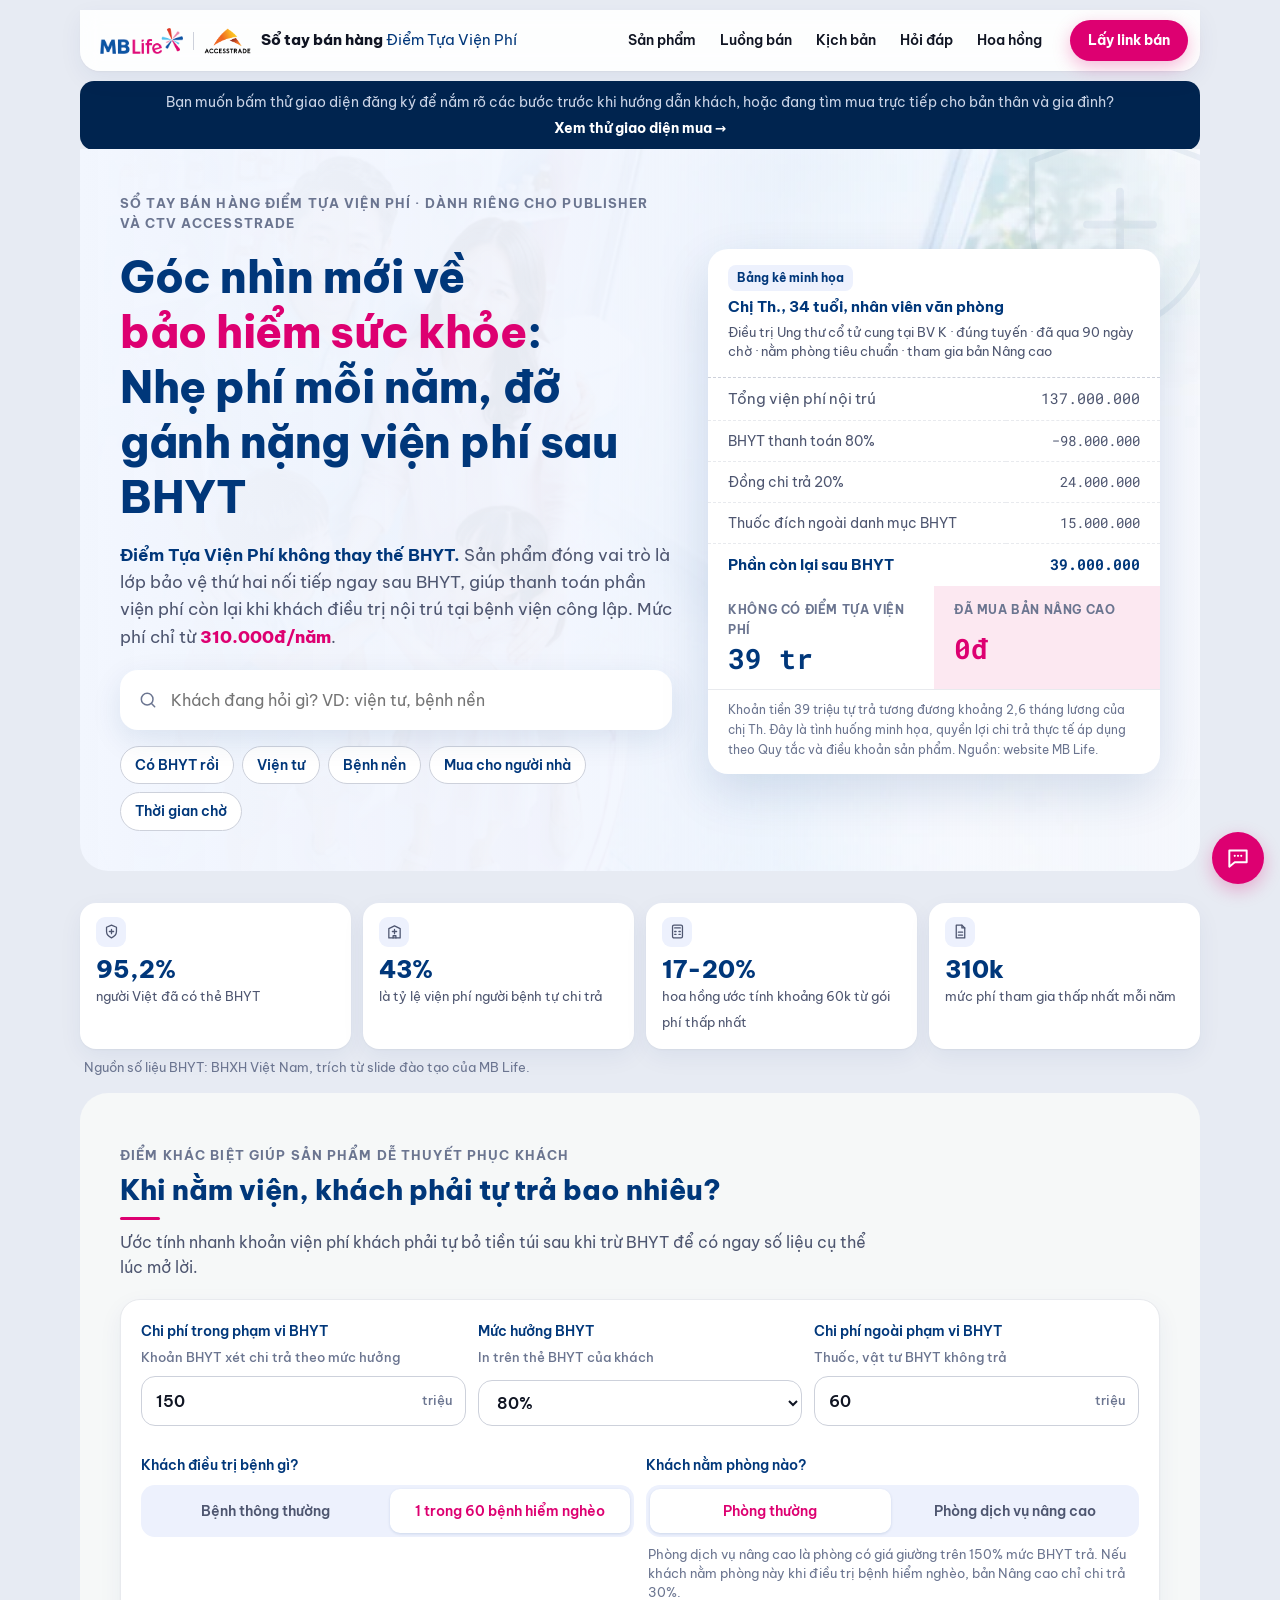
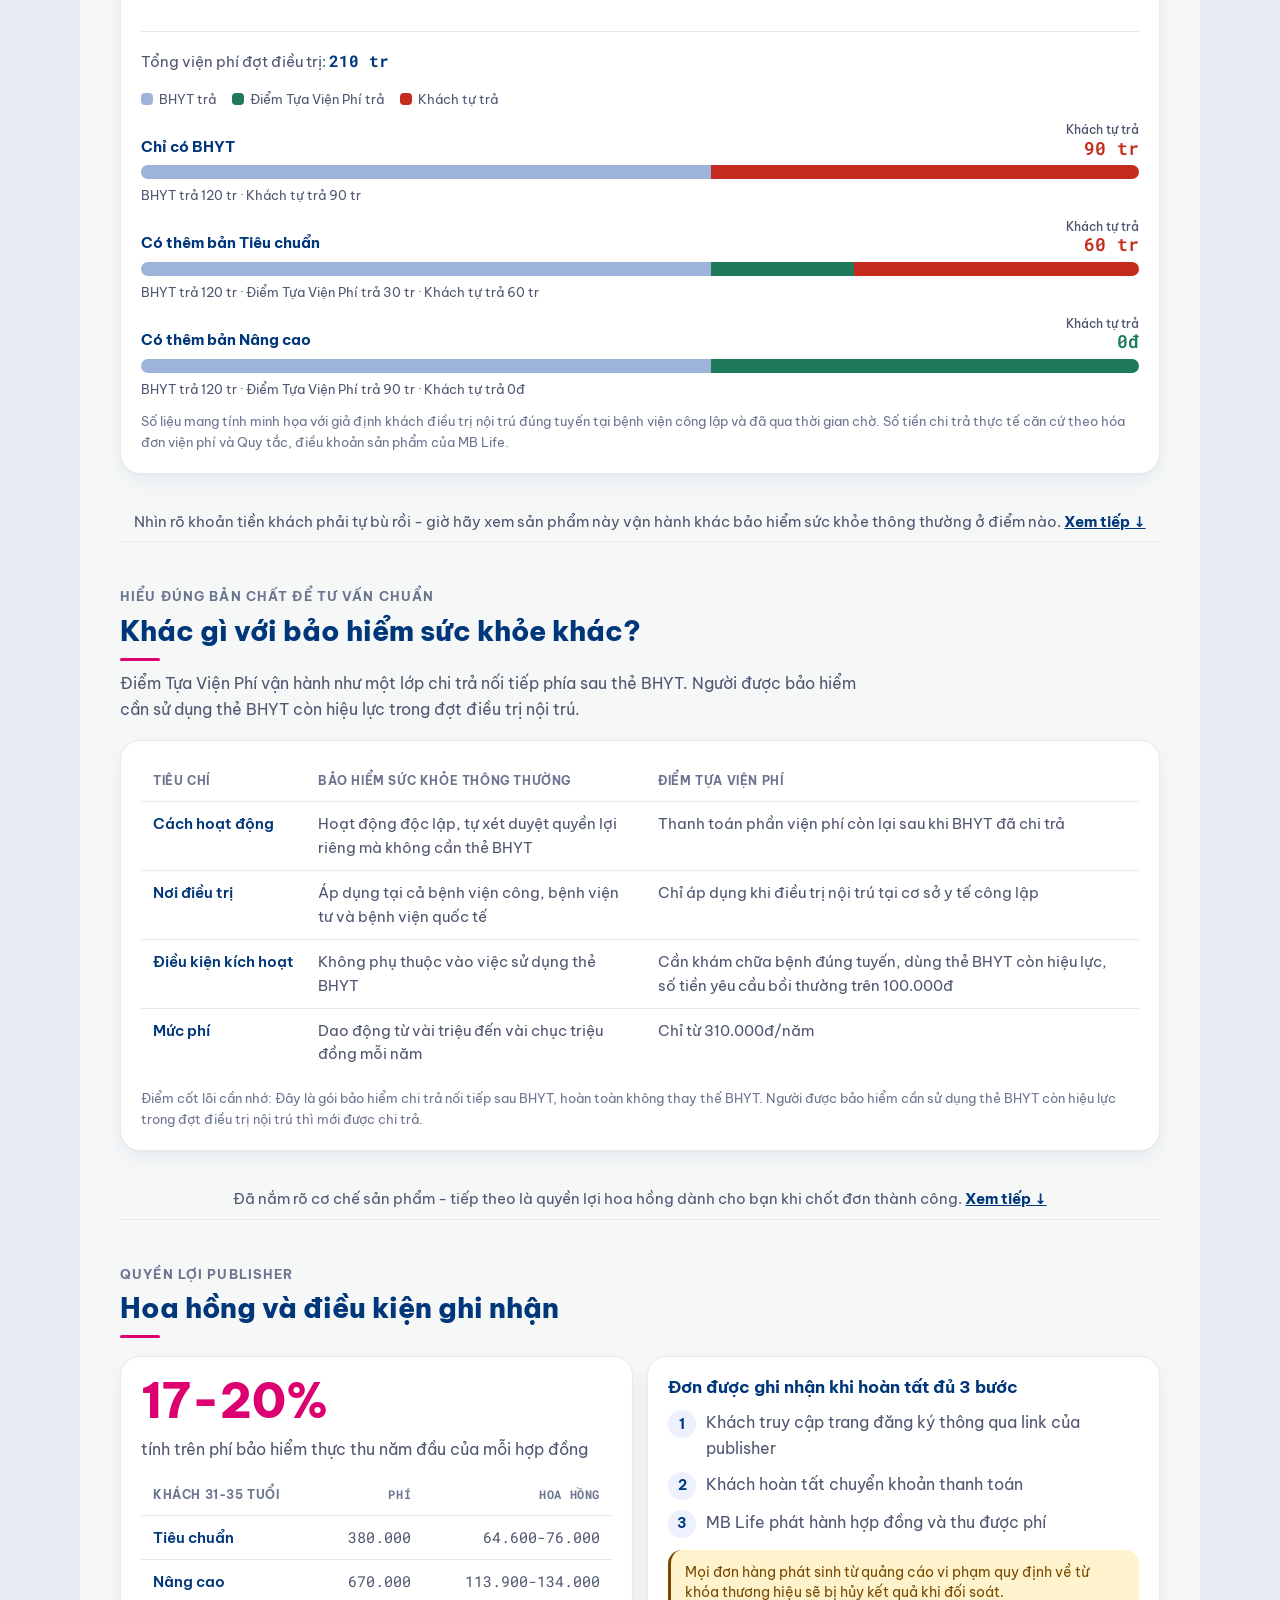
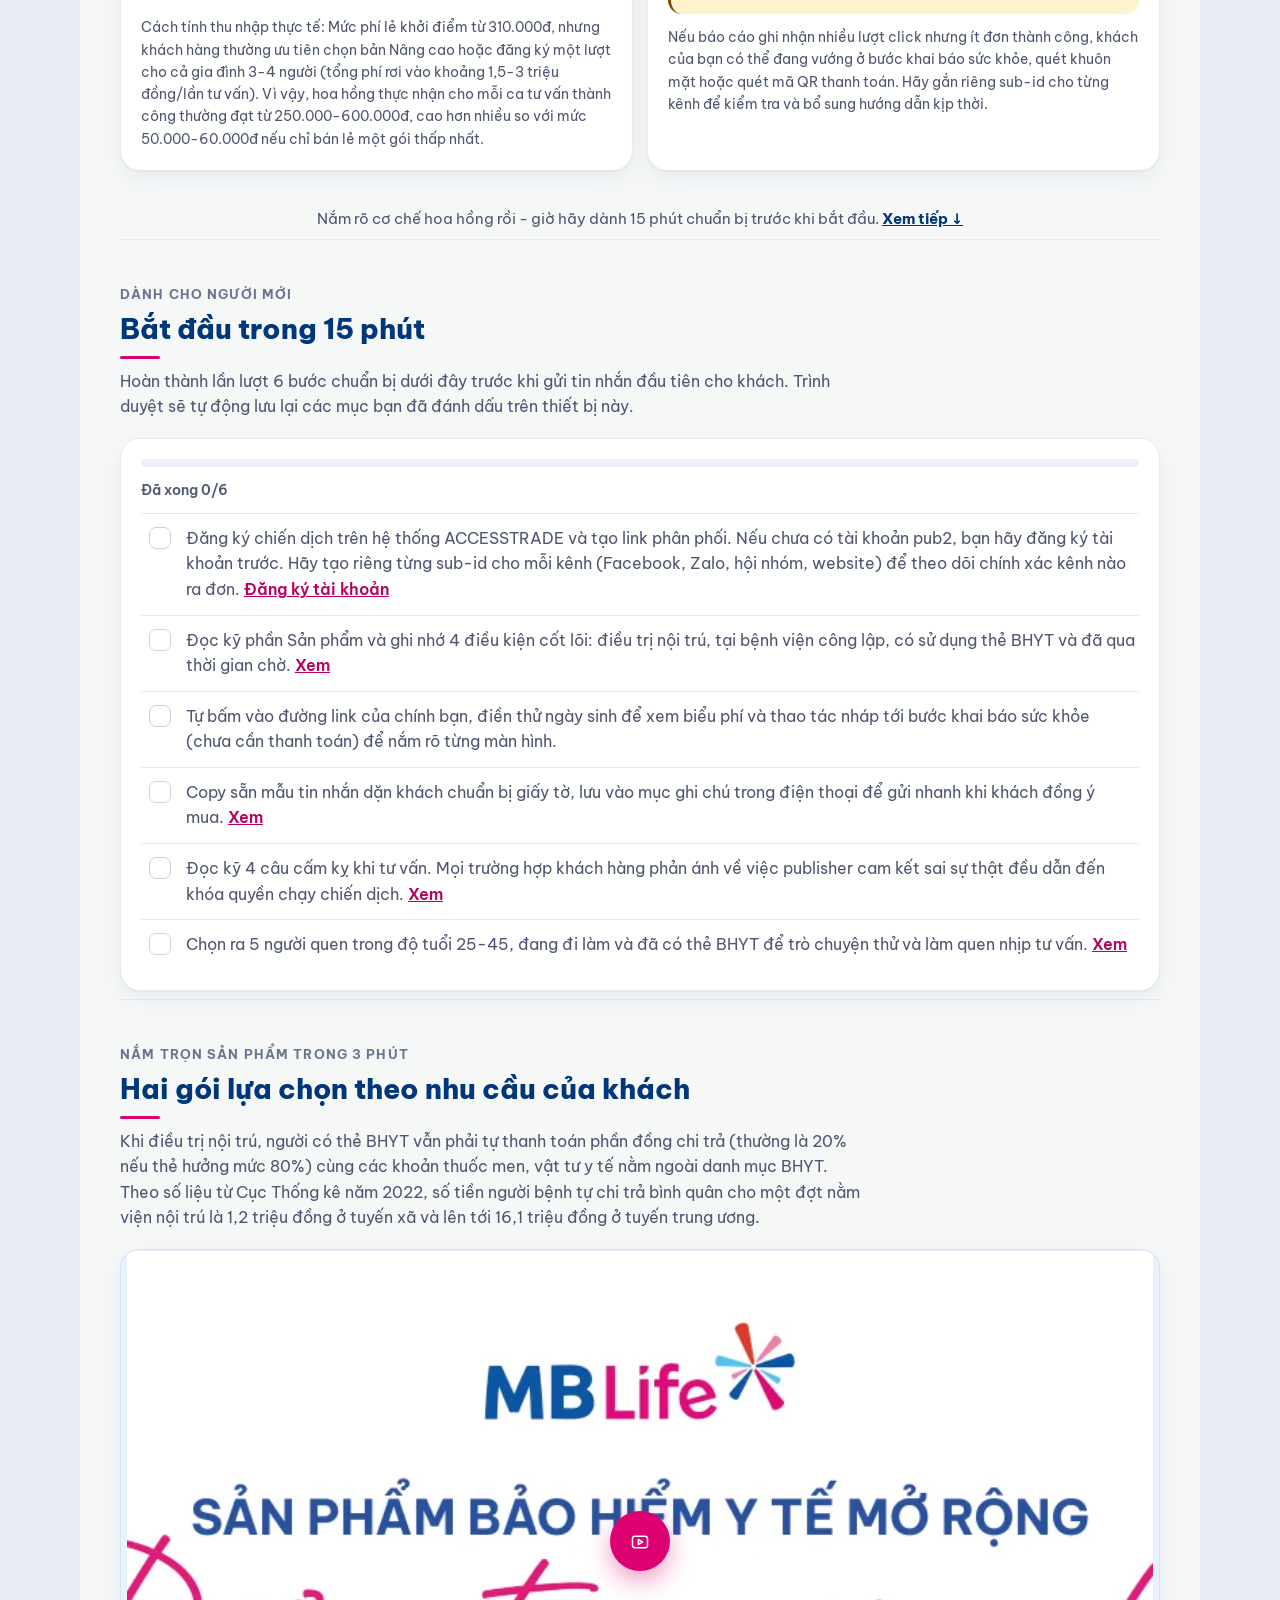
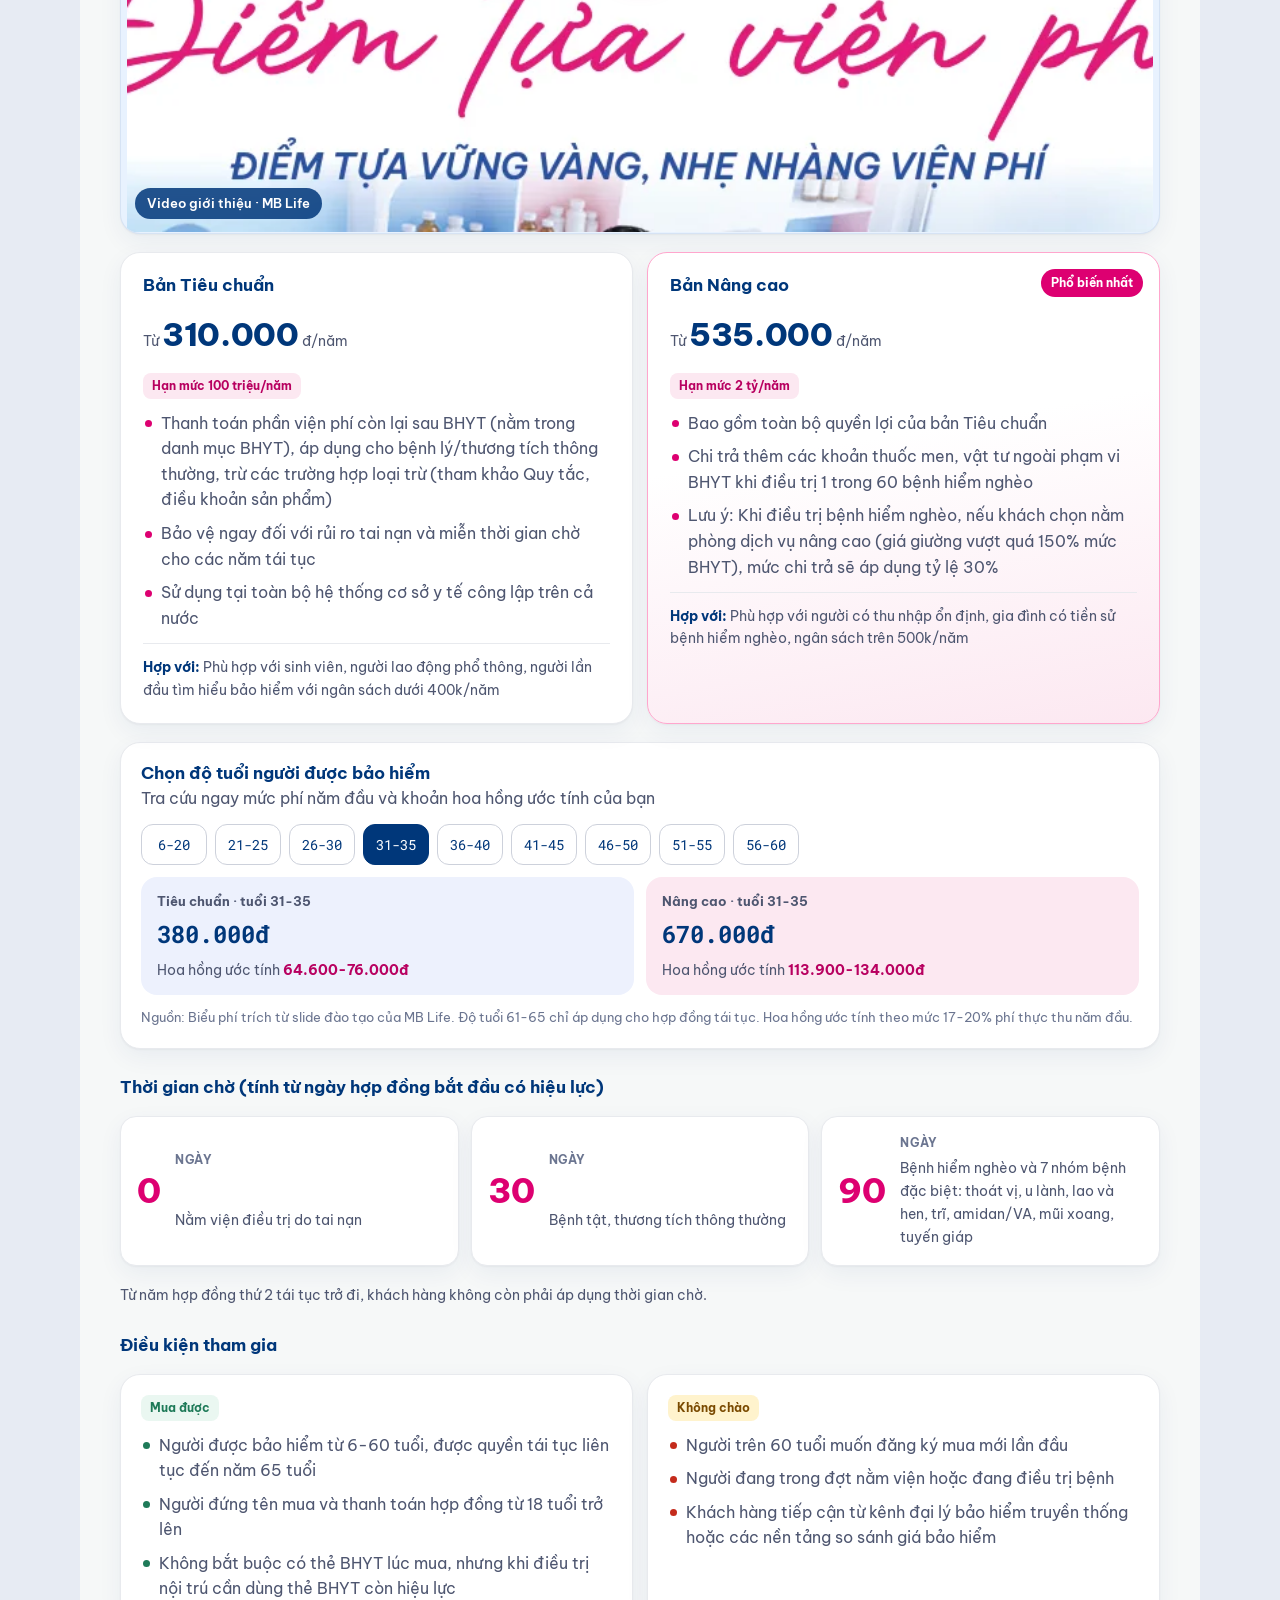
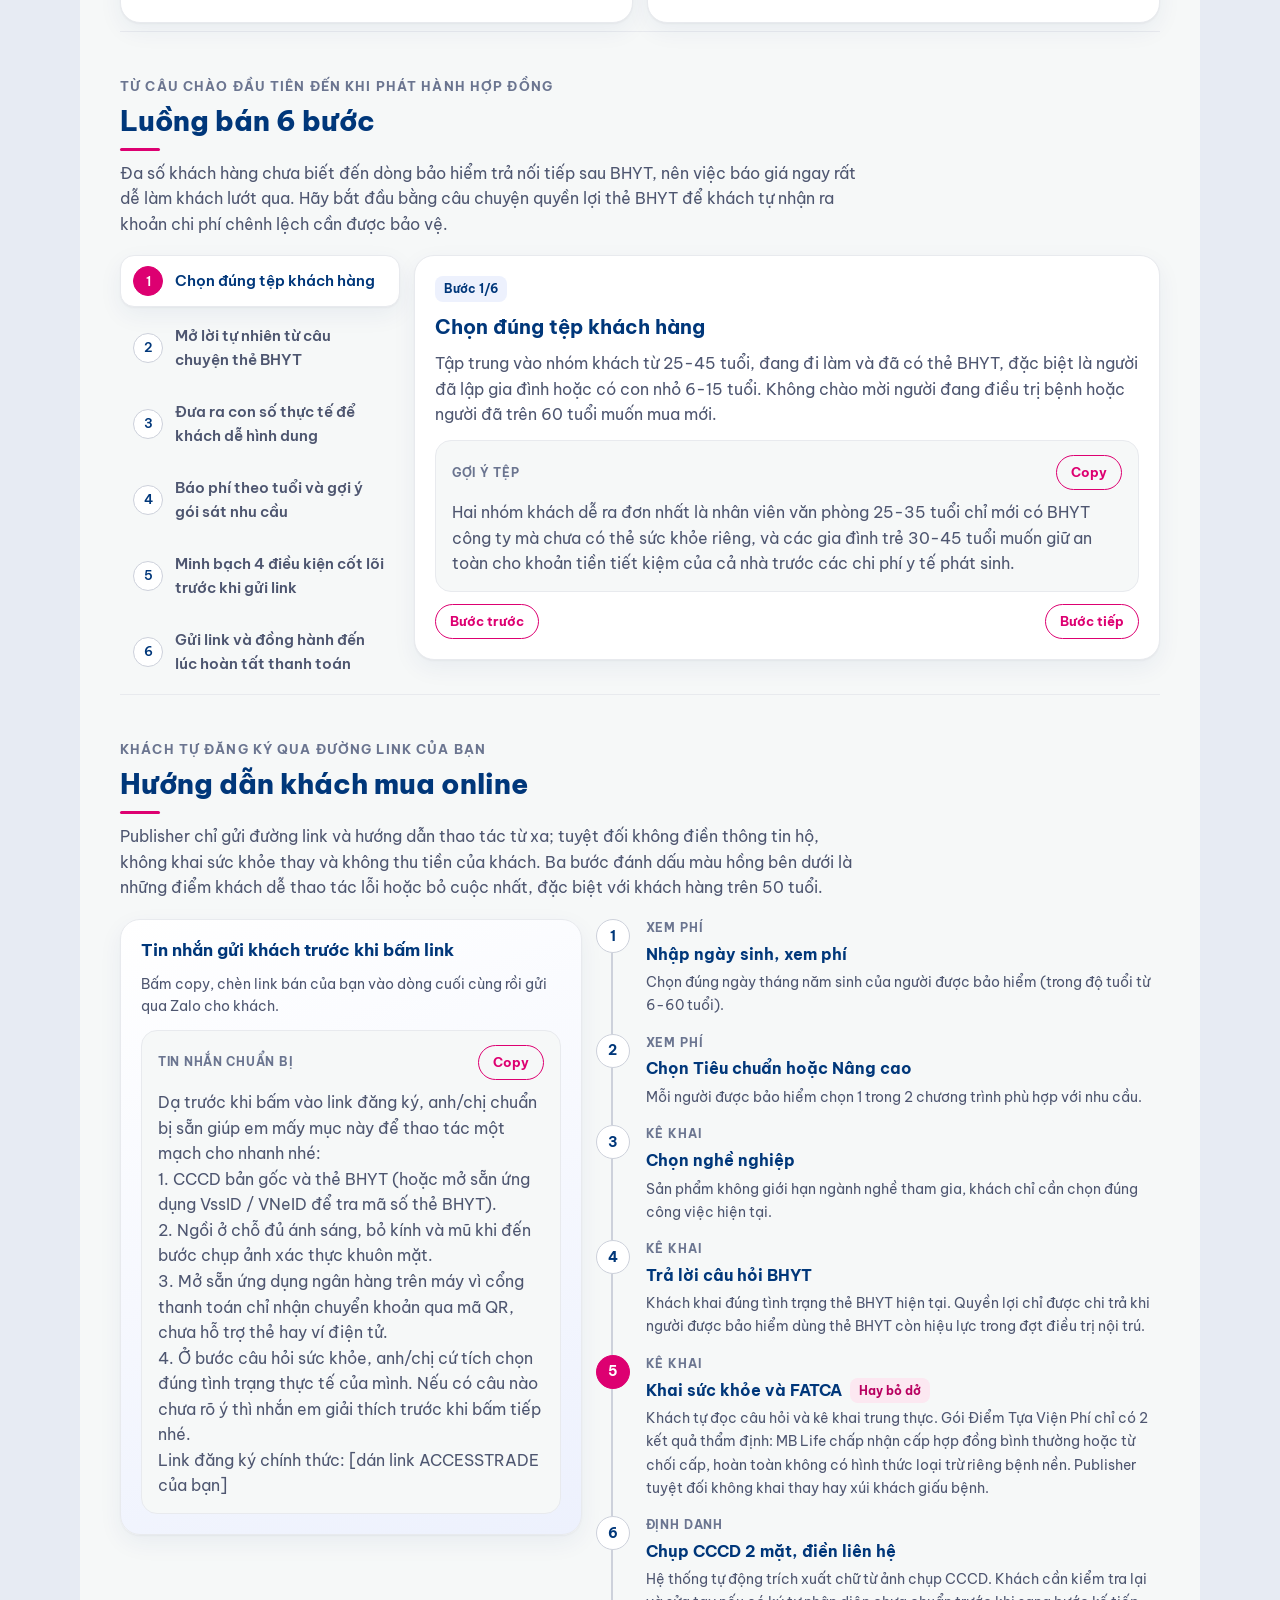
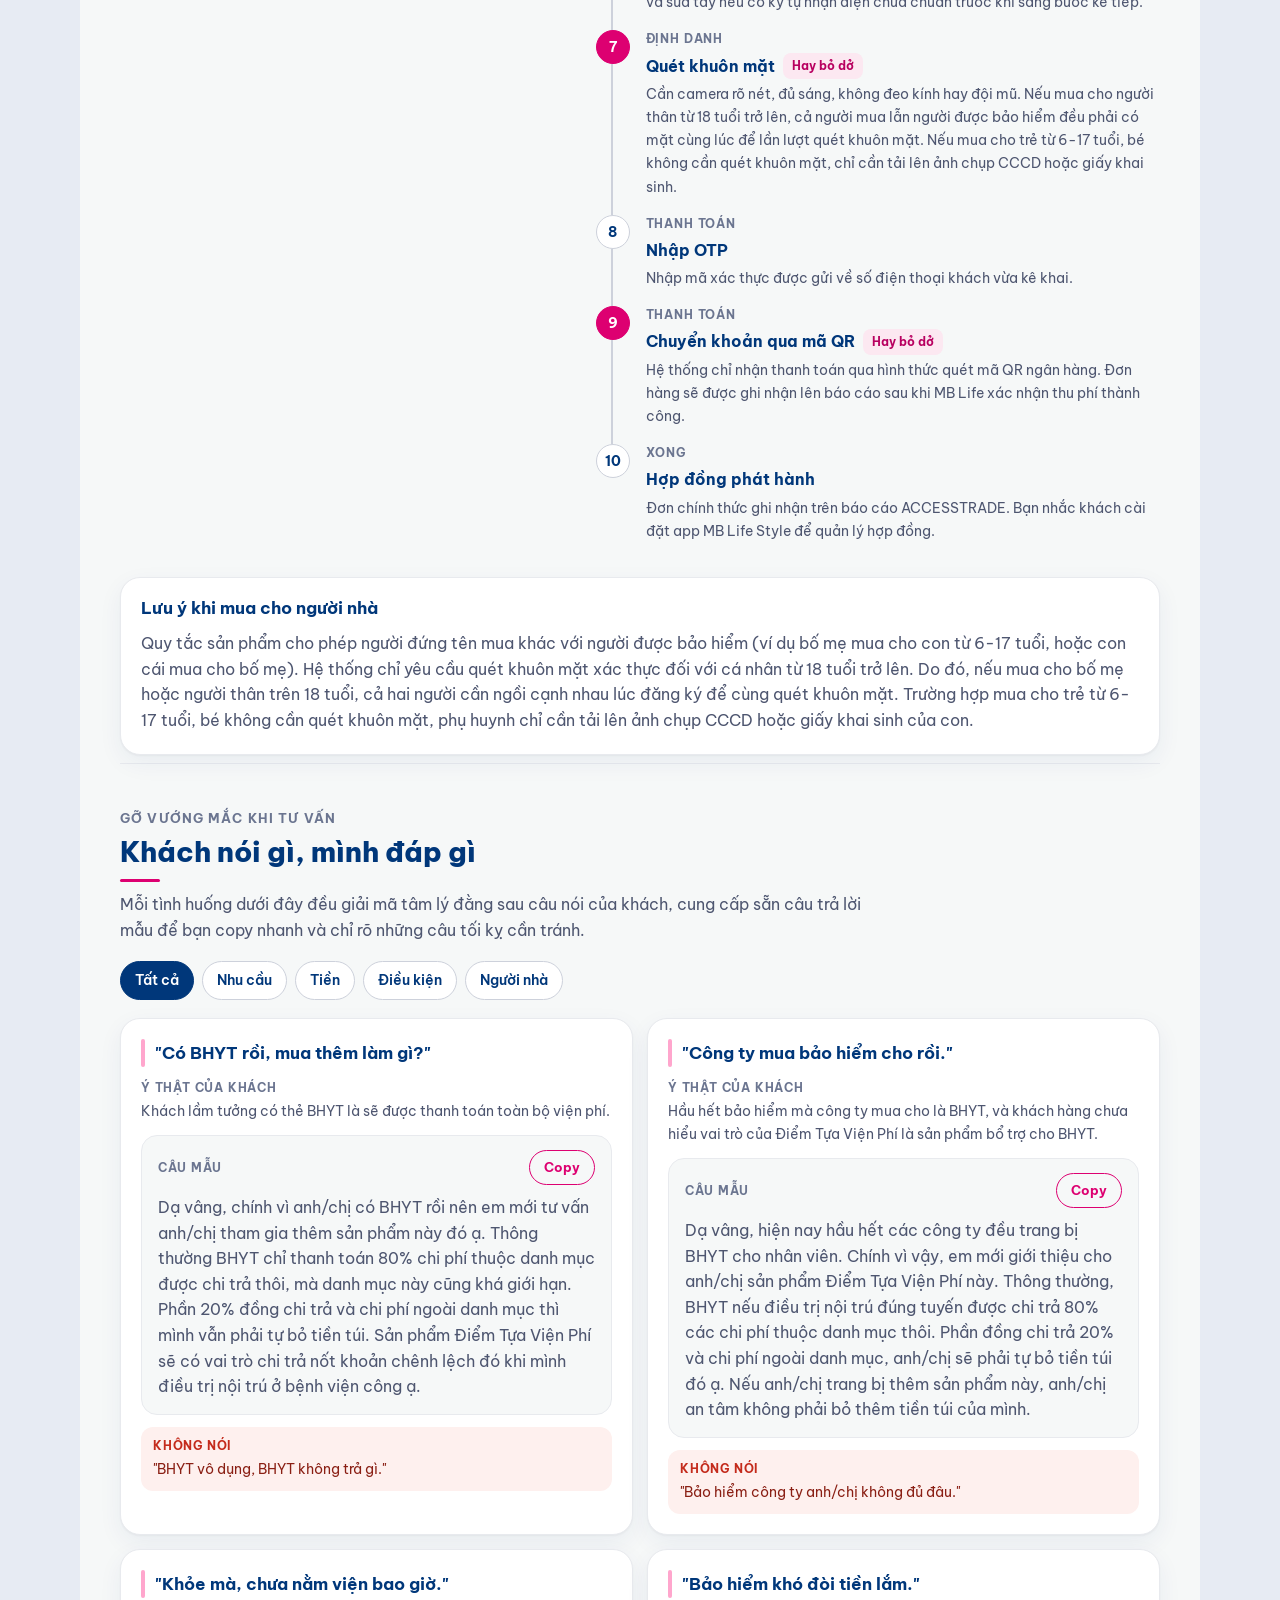
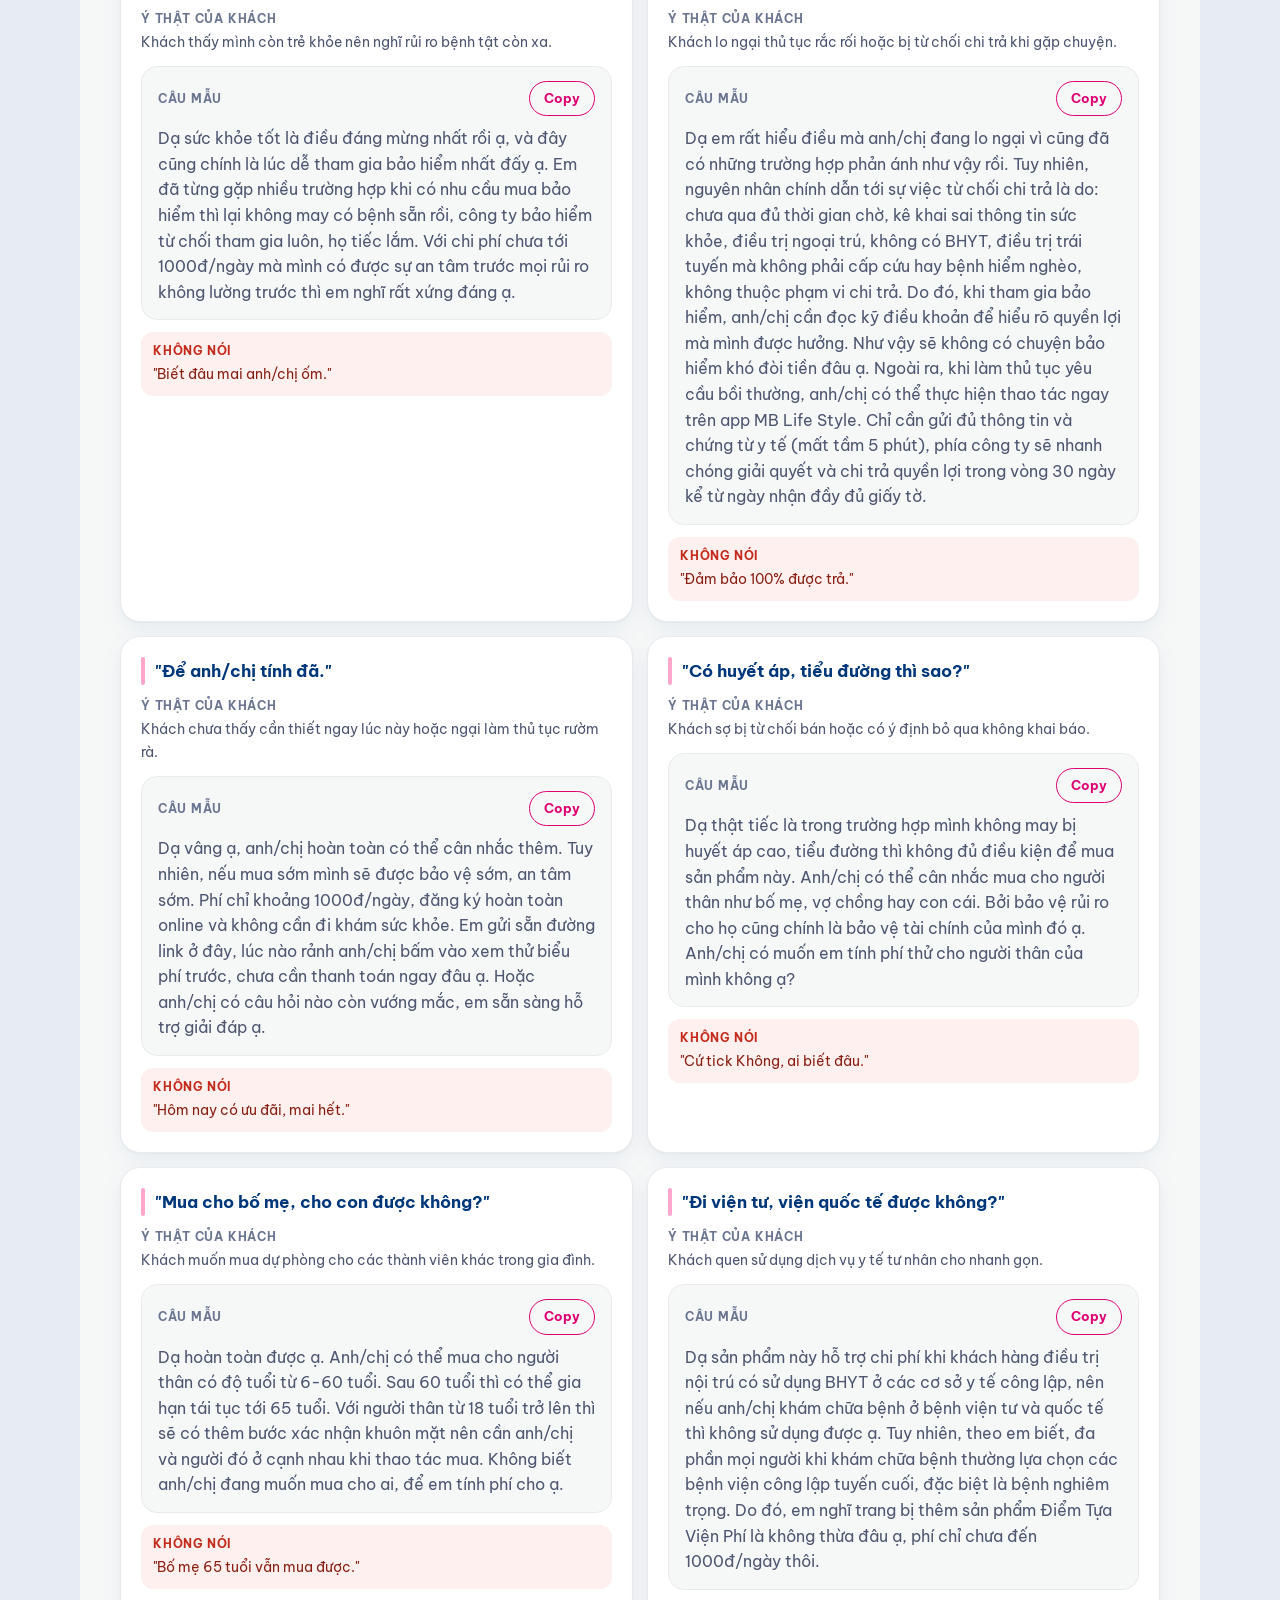
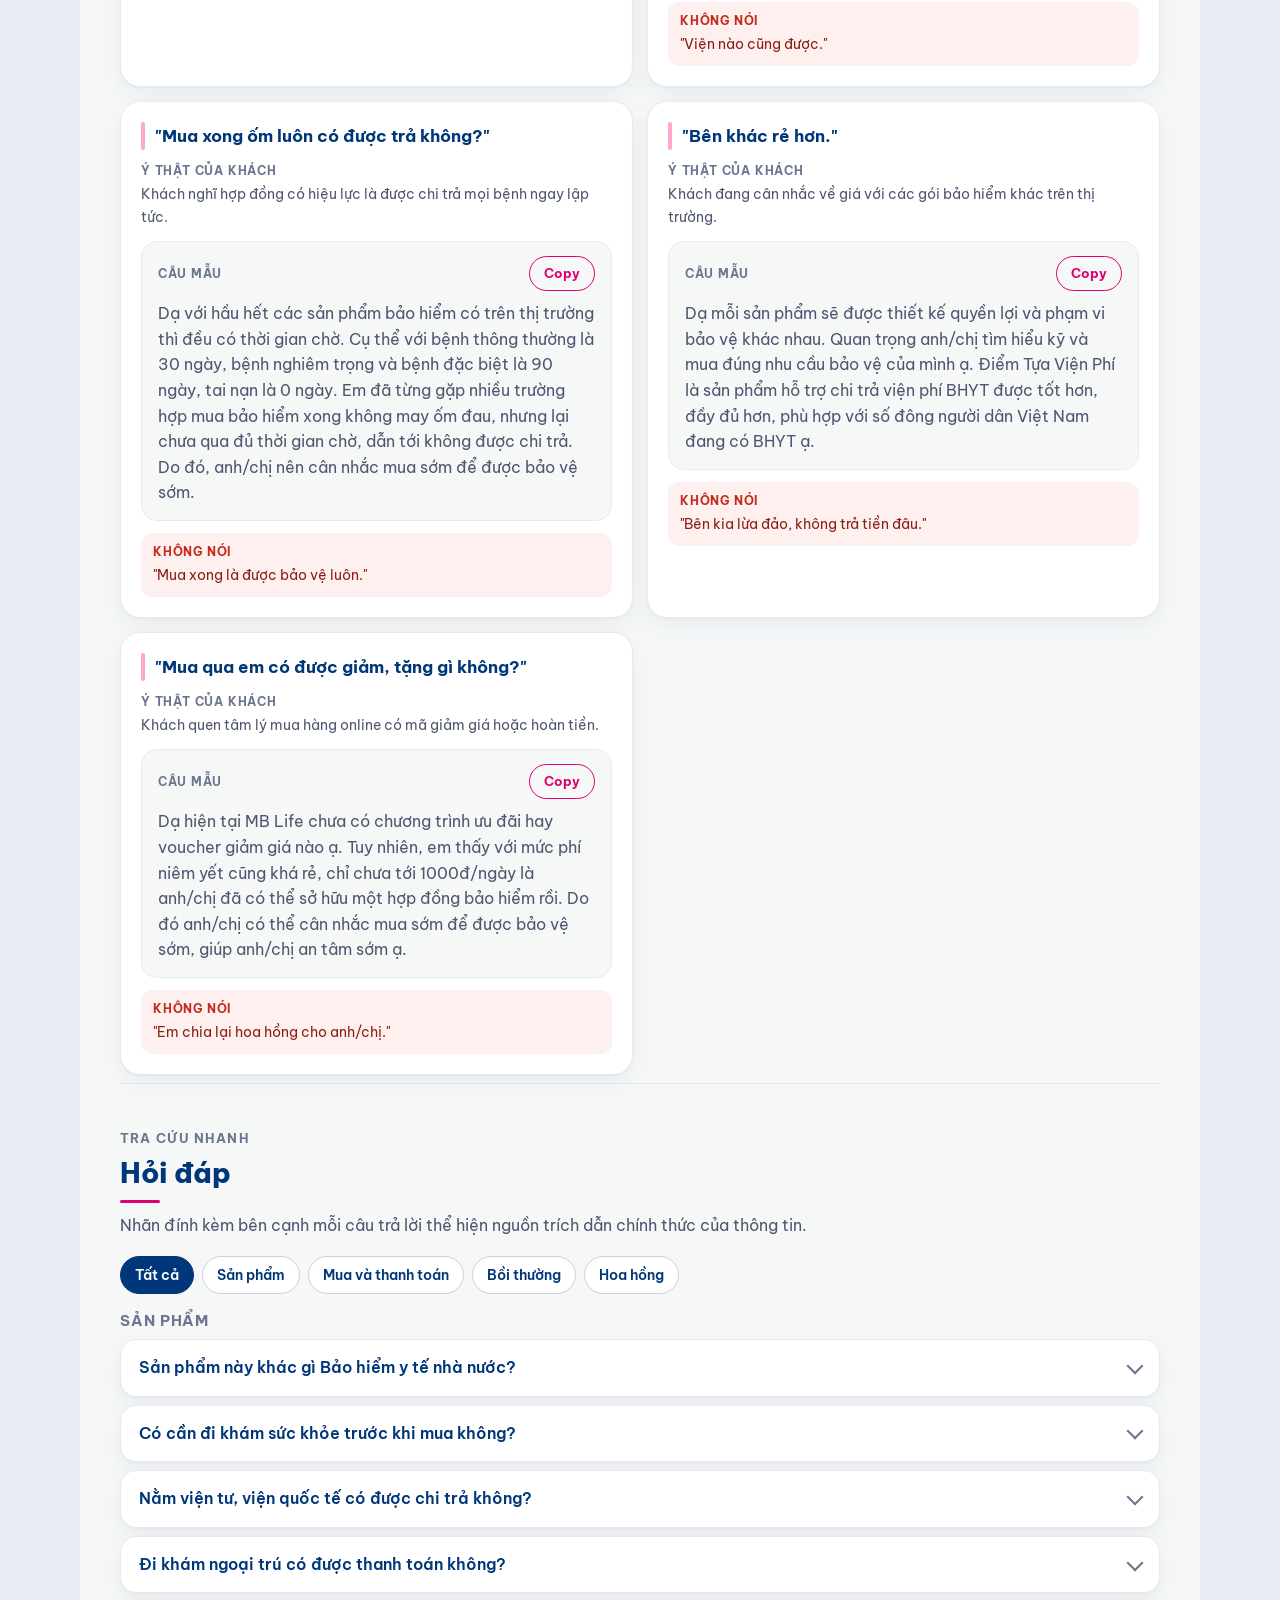
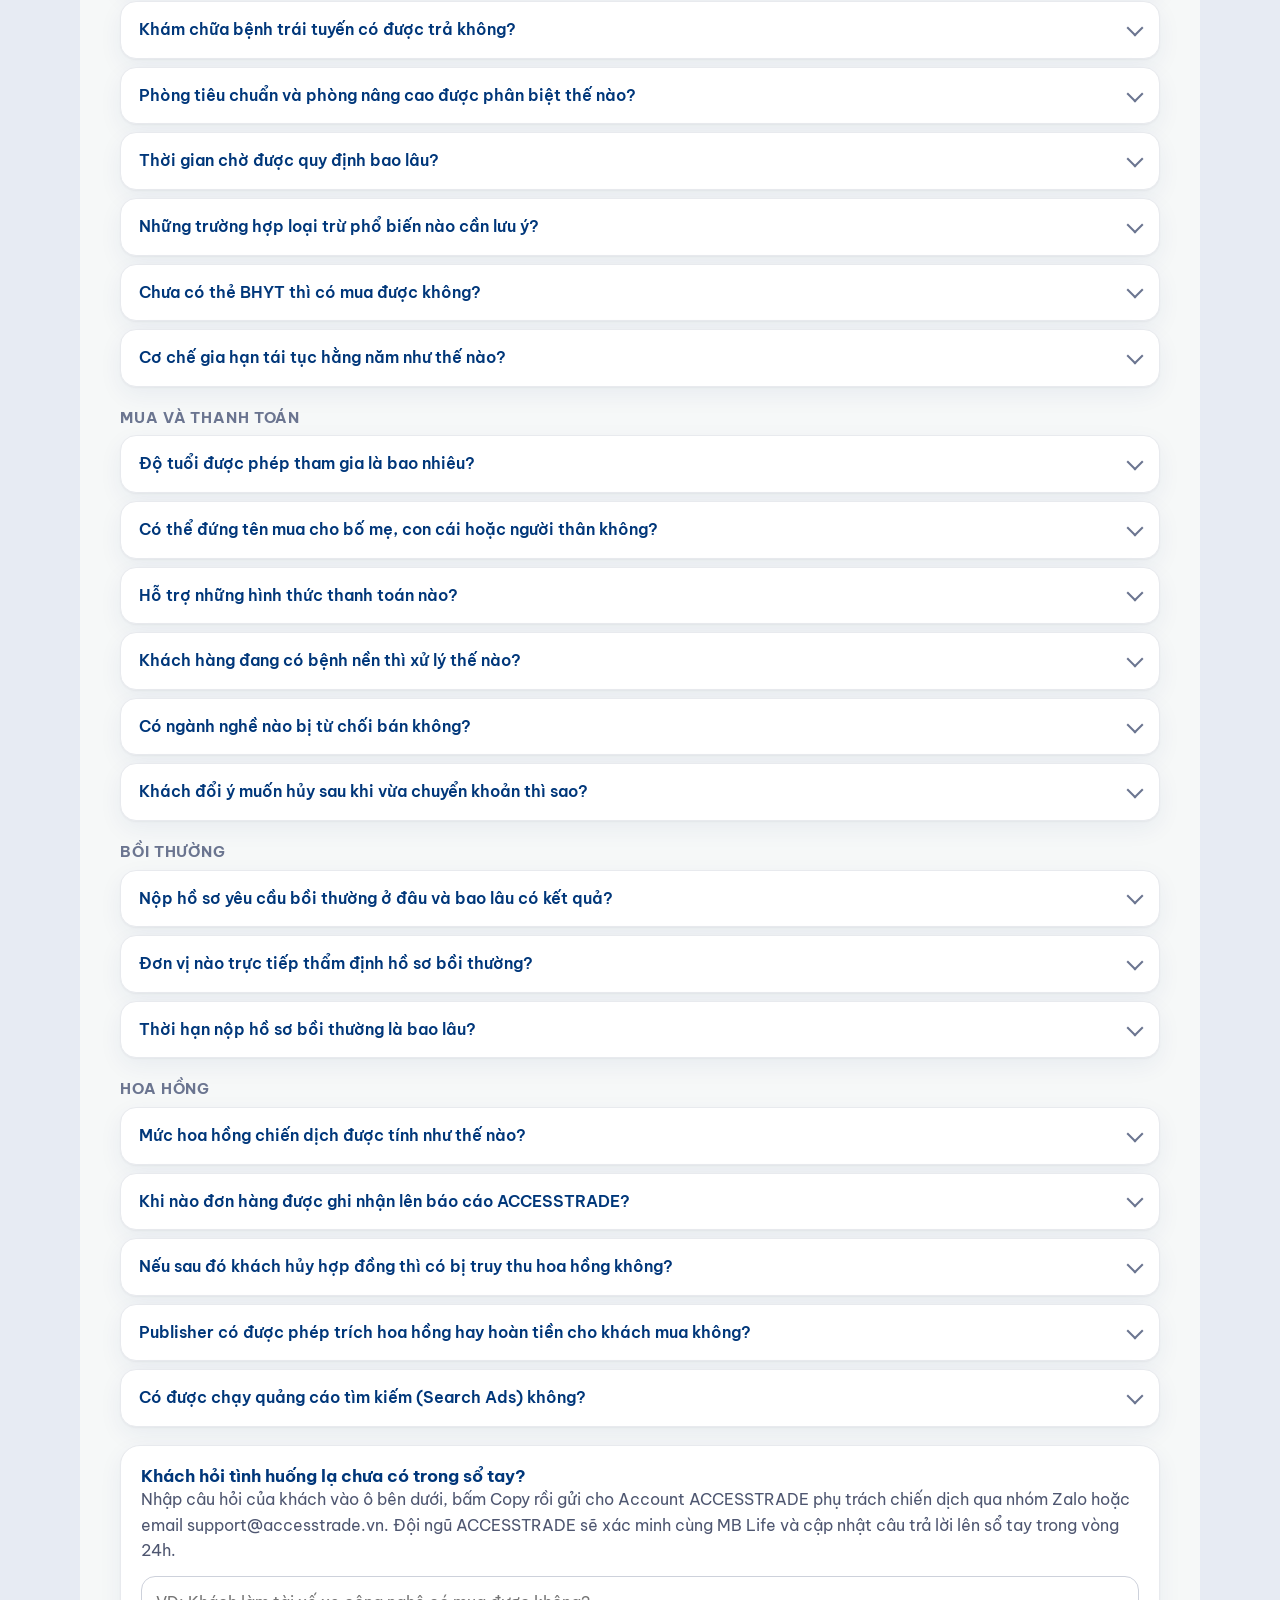
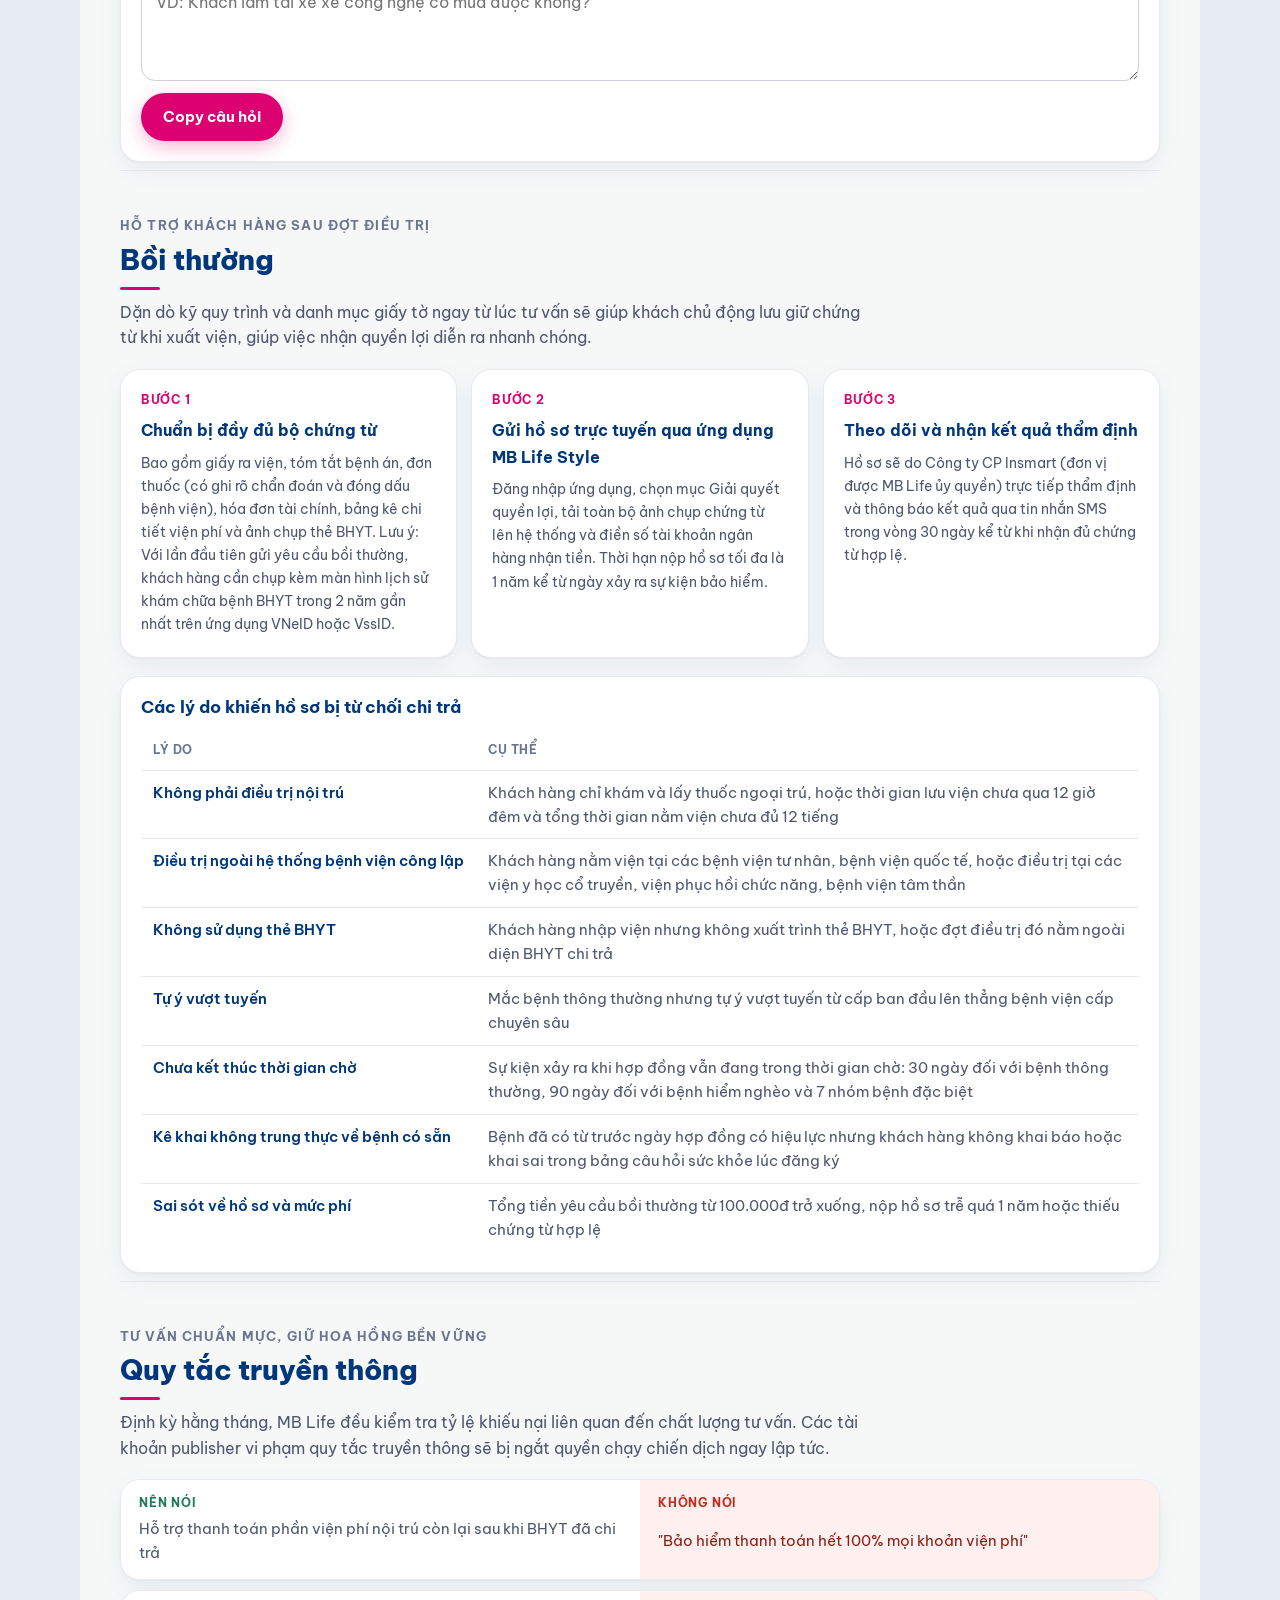
<file: index.html>
<!doctype html>
<html lang="vi">
<head>
<meta charset="utf-8">
<meta name="viewport" content="width=device-width, initial-scale=1, viewport-fit=cover">
<title>Sổ tay bán hàng Điểm Tựa Viện Phí</title>
<meta name="description" content="Cẩm nang dành riêng cho publisher và CTV ACCESSTRADE khi triển khai chiến dịch Điểm Tựa Viện Phí: từ kịch bản mở lời, hướng dẫn khách tự mua online, cách gỡ vướng mắc đến quy tắc truyền thông và kho tài liệu mẫu.">
<meta name="robots" content="noindex, nofollow">
<link rel="canonical" href="https://camnangdiemtuavienphi.accesstrade.work/">
<link rel="icon" type="image/svg+xml" href="assets/img/favicon.svg">
<link rel="alternate icon" href="assets/img/logo-mblife.png">
<link rel="apple-touch-icon" href="assets/img/logo-mblife.png">
<meta name="theme-color" content="#00377A">
<meta property="og:type" content="website">
<meta property="og:site_name" content="Sổ tay bán hàng Điểm Tựa Viện Phí">
<meta property="og:title" content="Sổ tay bán hàng Điểm Tựa Viện Phí">
<meta property="og:description" content="Cẩm nang dành riêng cho publisher và CTV ACCESSTRADE khi triển khai chiến dịch Điểm Tựa Viện Phí: từ kịch bản mở lời, hướng dẫn khách tự mua online, cách gỡ vướng mắc đến quy tắc truyền thông và kho tài liệu mẫu.">
<meta property="og:image" content="https://camnangdiemtuavienphi.accesstrade.work/assets/img/kit-cover-fb.png">
<meta property="og:url" content="https://camnangdiemtuavienphi.accesstrade.work/">
<meta name="twitter:card" content="summary_large_image">
<meta name="twitter:title" content="Sổ tay bán hàng Điểm Tựa Viện Phí">
<meta name="twitter:description" content="Cẩm nang dành cho publisher và CTV ACCESSTRADE bán bảo hiểm Điểm Tựa Viện Phí.">
<meta name="twitter:image" content="https://camnangdiemtuavienphi.accesstrade.work/assets/img/kit-cover-fb.png">
<link rel="preconnect" href="https://fonts.googleapis.com">
<link rel="preconnect" href="https://fonts.gstatic.com" crossorigin>
<link rel="stylesheet" href="https://fonts.googleapis.com/css2?family=Be+Vietnam+Pro:wght@400;500;600;700;800&family=Roboto+Mono:wght@500;600&display=swap">
<link rel="stylesheet" href="assets/css/tokens.css">
<link rel="stylesheet" href="assets/css/main.css">
</head>
<body>

<header class="topbar">
  <div class="topbar__in">
    <a class="brand" href="#top" aria-label="Về đầu trang">
      <span class="brand-logos">
        <img class="media-img" src="assets/img/logo-mblife.png" alt="MB Life" width="80" height="26">
        <span class="brand-logos__sep" aria-hidden="true"></span>
        <img class="media-img" src="assets/img/logo-accesstrade.png" alt="ACCESSTRADE" width="80" height="26">
      </span>
      <span class="brand__text"><b>Sổ tay bán hàng</b> Điểm Tựa Viện Phí</span>
    </a>
    <nav class="topnav" aria-label="Mục chính">
      <a href="#san-pham">Sản phẩm</a>
      <a href="#luong-ban">Luồng bán</a>
      <a href="#kich-ban">Kịch bản</a>
      <a href="#hoi-dap">Hỏi đáp</a>
      <a href="#hoa-hong">Hoa hồng</a>
    </nav>
    <a class="btn btn--pink btn--sm" id="cta-campaign" href="https://pub2.accesstrade.vn/campaign-v2/B%E1%BA%A3o%20hi%E1%BB%83m%20MB%20Life%20-%20CPS%20Website--7041410167338139054" target="_blank" rel="noopener">Lấy link bán</a>
  </div>
</header>

<div class="customer-notice">
  <div class="customer-notice__in">
    <span>Bạn muốn bấm thử giao diện đăng ký để nắm rõ các bước trước khi hướng dẫn khách, hoặc đang tìm mua trực tiếp cho bản thân và gia đình?</span>
    <a id="customer-buy-link" href="https://diemtuavienphi.mblife.vn/?utm_source=accesstrade&amp;aff_sid=H40JKAgyQbI6Zpn6OeeYlKCBXlcIYLc4IirgH21794554316&amp;atnct1=4ecb679fd35dcfd0f0894c399590be1a&amp;atnct2=H40JKAgyQbI6Zpn6OeeYlKCBXlcIYLc4IirgH21794554316&amp;atnct3=GU6Go000f1q0048xk" target="_blank" rel="noopener">Xem thử giao diện mua →</a>
  </div>
</div>

<div class="hero" id="top">
  <div class="hero__in hero__in--with-art">
    <svg class="hero__watermark" viewBox="0 0 200 200" aria-hidden="true" focusable="false">
      <path d="M100 8 L180 38 V96 C180 146 146 180 100 194 C54 180 20 146 20 96 V38 Z" fill="none" stroke="currentColor" stroke-width="5"/>
      <path d="M100 66 V126 M70 96 H130" stroke="currentColor" stroke-width="7" stroke-linecap="round"/>
    </svg>
    <div class="hero__copy">
      <span class="pill" id="status-pill"></span>
      <p class="eyebrow">Sổ tay bán hàng Điểm Tựa Viện Phí · Dành riêng cho publisher và CTV ACCESSTRADE</p>
      <h1>Góc nhìn mới về <span>bảo hiểm sức khỏe</span>:<br>Nhẹ phí mỗi năm, đỡ gánh nặng viện phí sau BHYT</h1>
      <p class="hero__lead"><b>Điểm Tựa Viện Phí không thay thế BHYT.</b> Sản phẩm đóng vai trò là lớp bảo vệ thứ hai nối tiếp ngay sau BHYT, giúp thanh toán phần viện phí còn lại khi khách điều trị nội trú tại bệnh viện công lập. Mức phí chỉ từ <span class="hl-pink">310.000đ/năm</span>.</p>

      <div class="searchbox">
        <span class="searchbox__icon" data-icon="search" aria-hidden="true"></span>
        <input id="q" type="search" placeholder="Khách đang hỏi gì? VD: viện tư, bệnh nền" autocomplete="off" aria-label="Tìm câu hỏi hoặc kịch bản">
      </div>
      <div class="chips" id="quick">
        <button class="chip" data-q="có BHYT rồi">Có BHYT rồi</button>
        <button class="chip" data-q="viện tư">Viện tư</button>
        <button class="chip" data-q="bệnh nền">Bệnh nền</button>
        <button class="chip" data-q="mua cho con">Mua cho người nhà</button>
        <button class="chip" data-q="thời gian chờ">Thời gian chờ</button>
      </div>
    </div>
    <div class="hero__art">
      <img class="hero__photo media-img" src="assets/img/hero-family-clean.webp" alt="Gia đình khách hàng an tâm hơn nhờ có Điểm Tựa Viện Phí nối tiếp sau thẻ BHYT">
      <div id="bill"></div>
    </div>
  </div>
  <div class="hero__results" id="results" hidden></div>
  <div class="stats" id="stats"></div>
  <p class="src stats__src">Nguồn số liệu BHYT: BHXH Việt Nam, trích từ slide đào tạo của MB Life.</p>
</div>

<main class="page">

  <section id="tinh-vien-phi" class="sec">
    <div class="sec__head">
      <p class="eyebrow">Điểm khác biệt giúp sản phẩm dễ thuyết phục khách</p>
      <h2>Khi nằm viện, khách phải tự trả bao nhiêu?</h2>
      <p class="sec__lead">Ước tính nhanh khoản viện phí khách phải tự bỏ tiền túi sau khi trừ BHYT để có ngay số liệu cụ thể lúc mở lời.</p>
    </div>
    <div class="card calc">
      <div class="calc__fields">
        <label for="in-scope">Chi phí trong phạm vi BHYT<small class="hint">Khoản BHYT xét chi trả theo mức hưởng</small><span class="field"><input id="in-scope" type="number" min="0" step="0.1" value="150" inputmode="decimal"><span class="unit">triệu</span></span></label>
        <label for="rate">Mức hưởng BHYT<small class="hint">In trên thẻ BHYT của khách</small><select id="rate"><option value="0.8" selected>80%</option><option value="0.95">95%</option><option value="1">100%</option></select></label>
        <label for="out-scope">Chi phí ngoài phạm vi BHYT<small class="hint">Thuốc, vật tư BHYT không trả</small><span class="field"><input id="out-scope" type="number" min="0" step="0.1" value="60" inputmode="decimal"><span class="unit">triệu</span></span></label>
      </div>
      <div class="calc__qs">
        <fieldset class="seg">
          <legend>Khách điều trị bệnh gì?</legend>
          <div class="seg__opts">
            <label><input type="radio" name="disease" value="normal"><span>Bệnh thông thường</span></label>
            <label><input type="radio" name="disease" value="critical" checked><span>1 trong 60 bệnh hiểm nghèo</span></label>
          </div>
        </fieldset>
        <fieldset class="seg" id="room-q">
          <legend>Khách nằm phòng nào?</legend>
          <div class="seg__opts">
            <label><input type="radio" name="room" value="std" checked><span>Phòng thường</span></label>
            <label><input type="radio" name="room" value="upgraded"><span>Phòng dịch vụ nâng cao</span></label>
          </div>
          <p class="seg__note" id="room-note">Phòng dịch vụ nâng cao là phòng có giá giường trên 150% mức BHYT trả. Lựa chọn này chỉ ảnh hưởng bản Nâng cao khi điều trị bệnh hiểm nghèo: mức chi trả còn 30%.</p>
        </fieldset>
      </div>
      <div class="calc__out" id="calc-out"></div>
      <p class="src">Số liệu mang tính minh họa với giả định khách điều trị nội trú đúng tuyến tại bệnh viện công lập và đã qua thời gian chờ. Số tiền chi trả thực tế căn cứ theo hóa đơn viện phí và Quy tắc, điều khoản sản phẩm của MB Life.</p>
    </div>
    <p class="bridge">Nhìn rõ khoản tiền khách phải tự bù rồi - giờ hãy xem sản phẩm này vận hành khác bảo hiểm sức khỏe thông thường ở điểm nào. <a href="#khac-gi">Xem tiếp ↓</a></p>
  </section>

  <section id="khac-gi" class="sec">
    <div class="sec__head">
      <p class="eyebrow">Hiểu đúng bản chất để tư vấn chuẩn</p>
      <h2>Khác gì với bảo hiểm sức khỏe khác?</h2>
      <p class="sec__lead">Điểm Tựa Viện Phí vận hành như một lớp chi trả nối tiếp phía sau thẻ BHYT. Người được bảo hiểm cần sử dụng thẻ BHYT còn hiệu lực trong đợt điều trị nội trú.</p>
    </div>
    <div class="card">
      <div class="scroll">
        <table class="tbl" id="compare">
          <tr><th>Tiêu chí</th><th>Bảo hiểm sức khỏe thông thường</th><th>Điểm Tựa Viện Phí</th></tr>
        </table>
      </div>
      <p class="src" id="compare-note"></p>
    </div>
    <p class="bridge">Đã nắm rõ cơ chế sản phẩm - tiếp theo là quyền lợi hoa hồng dành cho bạn khi chốt đơn thành công. <a href="#hoa-hong">Xem tiếp ↓</a></p>
  </section>

  <section id="hoa-hong" class="sec">
    <div class="sec__head">
      <p class="eyebrow">Quyền lợi publisher</p>
      <h2>Hoa hồng và điều kiện ghi nhận</h2>
    </div>
    <div class="grid2">
      <div class="card comm">
        <p class="comm__big">17-20%</p>
        <p class="muted">tính trên phí bảo hiểm thực thu năm đầu của mỗi hợp đồng</p>
        <div class="scroll"><table class="tbl" id="comm-table"></table></div>
        <p class="muted small">Cách tính thu nhập thực tế: Mức phí lẻ khởi điểm từ 310.000đ, nhưng khách hàng thường ưu tiên chọn bản Nâng cao hoặc đăng ký một lượt cho cả gia đình 3-4 người (tổng phí rơi vào khoảng 1,5-3 triệu đồng/lần tư vấn). Vì vậy, hoa hồng thực nhận cho mỗi ca tư vấn thành công thường đạt từ 250.000-600.000đ, cao hơn nhiều so với mức 50.000-60.000đ nếu chỉ bán lẻ một gói thấp nhất.</p>
      </div>
      <div class="card">
        <h3 class="card__title">Đơn được ghi nhận khi hoàn tất đủ 3 bước</h3>
        <ol class="numlist" id="record"></ol>
        <p class="callout callout--warn">Mọi đơn hàng phát sinh từ quảng cáo vi phạm quy định về từ khóa thương hiệu sẽ bị hủy kết quả khi đối soát.</p>
        <p class="muted small">Nếu báo cáo ghi nhận nhiều lượt click nhưng ít đơn thành công, khách của bạn có thể đang vướng ở bước khai báo sức khỏe, quét khuôn mặt hoặc quét mã QR thanh toán. Hãy gắn riêng sub-id cho từng kênh để kiểm tra và bổ sung hướng dẫn kịp thời.</p>
      </div>
    </div>
    <p class="bridge">Nắm rõ cơ chế hoa hồng rồi - giờ hãy dành 15 phút chuẩn bị trước khi bắt đầu. <a href="#bat-dau">Xem tiếp ↓</a></p>
  </section>

  <section id="bat-dau" class="sec">
    <div class="sec__head">
      <p class="eyebrow">Dành cho người mới</p>
      <h2>Bắt đầu trong 15 phút</h2>
      <p class="sec__lead">Hoàn thành lần lượt 6 bước chuẩn bị dưới đây trước khi gửi tin nhắn đầu tiên cho khách. Trình duyệt sẽ tự động lưu lại các mục bạn đã đánh dấu trên thiết bị này.</p>
    </div>
    <div class="card onboard">
      <div class="onboard__bar"><span id="prog-bar"></span></div>
      <p class="onboard__count" id="prog">Đã xong 0/6</p>
      <ul class="check" id="checklist"></ul>
    </div>
  </section>

  <section id="san-pham" class="sec">
    <div class="sec__head">
      <p class="eyebrow">Nắm trọn sản phẩm trong 3 phút</p>
      <h2>Hai gói lựa chọn theo nhu cầu của khách</h2>
      <p class="sec__lead">Khi điều trị nội trú, người có thẻ BHYT vẫn phải tự thanh toán phần đồng chi trả (thường là 20% nếu thẻ hưởng mức 80%) cùng các khoản thuốc men, vật tư y tế nằm ngoài danh mục BHYT. Theo số liệu từ Cục Thống kê năm 2022, số tiền người bệnh tự chi trả bình quân cho một đợt nằm viện nội trú là 1,2 triệu đồng ở tuyến xã và lên tới 16,1 triệu đồng ở tuyến trung ương.</p>
    </div>
    <button class="video-card" id="product-video" type="button" aria-label="Xem video giới thiệu Điểm Tựa Viện Phí">
      <img class="media-img" src="assets/img/video-poster.webp" alt="Video giới thiệu Điểm Tựa Viện Phí">
      <span class="video-card__play" aria-hidden="true"><span data-icon="play"></span></span>
      <span class="video-card__badge">Video giới thiệu · MB Life</span>
    </button>
    <div class="plans" id="plans"></div>

    <div class="card pricer">
      <div class="pricer__head">
        <h3>Chọn độ tuổi người được bảo hiểm</h3>
        <p class="muted">Tra cứu ngay mức phí năm đầu và khoản hoa hồng ước tính của bạn</p>
      </div>
      <div class="ages" id="ages" role="radiogroup" aria-label="Nhóm tuổi"></div>
      <div class="pricer__out" id="pricer-out"></div>
      <p class="src">Nguồn: Biểu phí trích từ slide đào tạo của MB Life. Độ tuổi 61-65 chỉ áp dụng cho hợp đồng tái tục. Hoa hồng ước tính theo mức 17-20% phí thực thu năm đầu.</p>
    </div>

    <h3 class="subhead">Thời gian chờ (tính từ ngày hợp đồng bắt đầu có hiệu lực)</h3>
    <div class="waits" id="waits"></div>
    <p class="muted small">Từ năm hợp đồng thứ 2 tái tục trở đi, khách hàng không còn phải áp dụng thời gian chờ.</p>

    <h3 class="subhead">Điều kiện tham gia</h3>
    <div class="grid2" id="eligible"></div>
  </section>

  <section id="luong-ban" class="sec">
    <div class="sec__head">
      <p class="eyebrow">Từ câu chào đầu tiên đến khi phát hành hợp đồng</p>
      <h2>Luồng bán 6 bước</h2>
      <p class="sec__lead">Đa số khách hàng chưa biết đến dòng bảo hiểm trả nối tiếp sau BHYT, nên việc báo giá ngay rất dễ làm khách lướt qua. Hãy bắt đầu bằng câu chuyện quyền lợi thẻ BHYT để khách tự nhận ra khoản chi phí chênh lệch cần được bảo vệ.</p>
    </div>
    <div class="flow">
      <ol class="flow__tabs" id="flow-tabs" role="tablist"></ol>
      <div class="card flow__panel" id="flow-panel" role="tabpanel"></div>
    </div>
  </section>

  <section id="mua-online" class="sec">
    <div class="sec__head">
      <p class="eyebrow">Khách tự đăng ký qua đường link của bạn</p>
      <h2>Hướng dẫn khách mua online</h2>
      <p class="sec__lead">Publisher chỉ gửi đường link và hướng dẫn thao tác từ xa; tuyệt đối không điền thông tin hộ, không khai sức khỏe thay và không thu tiền của khách. Ba bước đánh dấu màu hồng bên dưới là những điểm khách dễ thao tác lỗi hoặc bỏ cuộc nhất, đặc biệt với khách hàng trên 50 tuổi.</p>
    </div>
    <div class="buy">
      <div class="card card--tint" id="prep"></div>
      <ol class="timeline" id="buy-steps"></ol>
    </div>
    <div class="card note">
      <h3>Lưu ý khi mua cho người nhà</h3>
      <p>Quy tắc sản phẩm cho phép người đứng tên mua khác với người được bảo hiểm (ví dụ bố mẹ mua cho con từ 6-17 tuổi, hoặc con cái mua cho bố mẹ). Hệ thống chỉ yêu cầu quét khuôn mặt xác thực đối với cá nhân từ 18 tuổi trở lên. Do đó, nếu mua cho bố mẹ hoặc người thân trên 18 tuổi, cả hai người cần ngồi cạnh nhau lúc đăng ký để cùng quét khuôn mặt. Trường hợp mua cho trẻ từ 6-17 tuổi, bé không cần quét khuôn mặt, phụ huynh chỉ cần tải lên ảnh chụp CCCD hoặc giấy khai sinh của con.</p>
    </div>
  </section>

  <section id="kich-ban" class="sec">
    <div class="sec__head">
      <p class="eyebrow">Gỡ vướng mắc khi tư vấn</p>
      <h2>Khách nói gì, mình đáp gì</h2>
      <p class="sec__lead">Mỗi tình huống dưới đây đều giải mã tâm lý đằng sau câu nói của khách, cung cấp sẵn câu trả lời mẫu để bạn copy nhanh và chỉ rõ những câu tối kỵ cần tránh.</p>
    </div>
    <div class="chips chips--filter" id="obj-filter" role="tablist"></div>
    <div class="objs" id="objections"></div>
  </section>

  <section id="hoi-dap" class="sec">
    <div class="sec__head">
      <p class="eyebrow">Tra cứu nhanh</p>
      <h2>Hỏi đáp</h2>
      <p class="sec__lead">Nhãn đính kèm bên cạnh mỗi câu trả lời thể hiện nguồn trích dẫn chính thức của thông tin.</p>
    </div>
    <div class="chips chips--filter" id="faq-filter" role="tablist"></div>
    <div class="faq" id="faq"></div>
    <div class="card ask">
      <div>
        <h3>Khách hỏi tình huống lạ chưa có trong sổ tay?</h3>
        <p class="muted" id="ask-hint">Nhập câu hỏi của khách vào ô bên dưới, bấm Copy rồi gửi cho Account ACCESSTRADE phụ trách chiến dịch qua nhóm Zalo hoặc email support@accesstrade.vn. Đội ngũ ACCESSTRADE sẽ xác minh cùng MB Life và cập nhật câu trả lời lên sổ tay trong vòng 24h.</p>
      </div>
      <label for="newq" class="sr">Câu hỏi của khách</label>
      <textarea id="newq" rows="3" placeholder="VD: Khách làm tài xế xe công nghệ có mua được không?"></textarea>
      <div><button class="btn btn--pink" id="copy-newq" type="button">Copy câu hỏi</button></div>
    </div>
  </section>

  <section id="boi-thuong" class="sec">
    <div class="sec__head">
      <p class="eyebrow">Hỗ trợ khách hàng sau đợt điều trị</p>
      <h2>Bồi thường</h2>
      <p class="sec__lead">Dặn dò kỹ quy trình và danh mục giấy tờ ngay từ lúc tư vấn sẽ giúp khách chủ động lưu giữ chứng từ khi xuất viện, giúp việc nhận quyền lợi diễn ra nhanh chóng.</p>
    </div>
    <ol class="claim" id="claim"></ol>
    <div class="card">
      <h3 class="card__title">Các lý do khiến hồ sơ bị từ chối chi trả</h3>
      <div class="scroll"><table class="tbl" id="reject"></table></div>
    </div>
  </section>

  <section id="quy-tac" class="sec">
    <div class="sec__head">
      <p class="eyebrow">Tư vấn chuẩn mực, giữ hoa hồng bền vững</p>
      <h2>Quy tắc truyền thông</h2>
      <p class="sec__lead">Định kỳ hằng tháng, MB Life đều kiểm tra tỷ lệ khiếu nại liên quan đến chất lượng tư vấn. Các tài khoản publisher vi phạm quy tắc truyền thông sẽ bị ngắt quyền chạy chiến dịch ngay lập tức.</p>
    </div>
    <div class="pairs" id="pairs"></div>
    <div class="grid2">
      <div class="card"><h3 class="card__title">Những nội dung cấm đăng tải</h3><ul class="dots" id="dont-post"></ul></div>
      <div class="card"><h3 class="card__title">Quy định về quảng cáo và thương hiệu</h3><ul class="dots" id="ads-rules"></ul></div>
    </div>
  </section>

  <section id="tai-lieu" class="sec">
    <div class="sec__head">
      <p class="eyebrow">Tải về và sử dụng ngay</p>
      <h2>Tài liệu bán hàng</h2>
      <p class="sec__lead">Luôn gửi cho khách đường link ACCESSTRADE của riêng bạn. Nếu bạn gửi nhầm link gốc diemtuavienphi.mblife.vn, hệ thống sẽ không thể ghi nhận hoa hồng đơn hàng đó cho bạn.</p>
    </div>
    <div class="mats" id="materials"></div>
    <h3 class="subhead">Bộ ảnh và poster chuẩn từ MB Life - tải về đăng Zalo, Facebook</h3>
    <div class="media-grid" id="kit-images"></div>
    <h3 class="subhead">Bài đăng mẫu gợi ý</h3>
    <div class="grid2" id="posts"></div>
    <p class="src">Tình huống minh họa ca mổ ruột thừa được trích từ slide đào tạo của MB Life. Nếu bạn tự viết nội dung hoặc thiết kế ảnh mới, hãy gửi qua ACCESSTRADE duyệt trước khi đăng công khai.</p>
  </section>
</main>

<footer class="foot">
  <div class="foot__in">
    <p>Mọi quyền lợi, điều kiện và phạm vi chi trả đều căn cứ theo Quy tắc, điều khoản sản phẩm chính thức do MB Life ban hành. Tổng đài CSKH MB Life: <span id="hotline">(024) 222 9 8888</span></p>

    <div class="foot__grid">
      <div>
        <h3 class="foot__h">Đơn vị vận hành</h3>
        <p>Công ty TNHH Interspace Việt Nam<br>MST: 0106857676<br>Tầng 7, Tòa nhà 97-99 Láng Hạ, phường Đống Đa, Thành phố Hà Nội</p>
      </div>
      <div>
        <h3 class="foot__h">Hỗ trợ publisher</h3>
        <p>Hotline ACCESSTRADE: <a href="tel:0981113588">098 111 3588</a> (9:00 - 18:00)<br><a href="mailto:support@accesstrade.vn">support@accesstrade.vn</a></p>
      </div>
      <div>
        <h3 class="foot__h">Chính sách</h3>
        <p>
          <a href="https://accesstrade.vn/dieu-khoan-su-dung/" target="_blank" rel="noopener">Điều khoản sử dụng</a><br>
          <a href="https://accesstrade.vn/chinh-sach-bao-mat/" target="_blank" rel="noopener">Chính sách bảo mật</a><br>
          <a href="https://accesstrade.vn/publisher-policy/" target="_blank" rel="noopener">Chính sách Publisher</a><br>
          <a href="https://accesstrade.vn/quy-dinh-xu-phat-publisher-vi-pham/" target="_blank" rel="noopener">Quy định xử phạt vi phạm</a>
        </p>
      </div>
    </div>

    <p id="updated"></p>
    <p class="foot__copy">© 2026 ACCESSTRADE, sản phẩm của Interspace Việt Nam.</p>
  </div>
</footer>

<a class="zalo-float" href="https://zalo.me/g/7l9g8mjir6soitvlfqr4" target="_blank" rel="noopener" aria-label="Nhóm Zalo hỗ trợ publisher">
  <span data-icon="zalo"></span>
</a>

<nav class="dock" aria-label="Lối tắt">
  <a href="#hoi-dap"><span data-icon="chat"></span>Hỏi đáp</a>
  <a href="#kich-ban"><span data-icon="script"></span>Kịch bản</a>
  <a href="#mua-online"><span data-icon="phone"></span>Mua online</a>
  <a href="#tinh-vien-phi"><span data-icon="calc"></span>Tính phí</a>
</nav>

<script type="module" src="assets/js/main.js"></script>
</body>
</html>
</file>
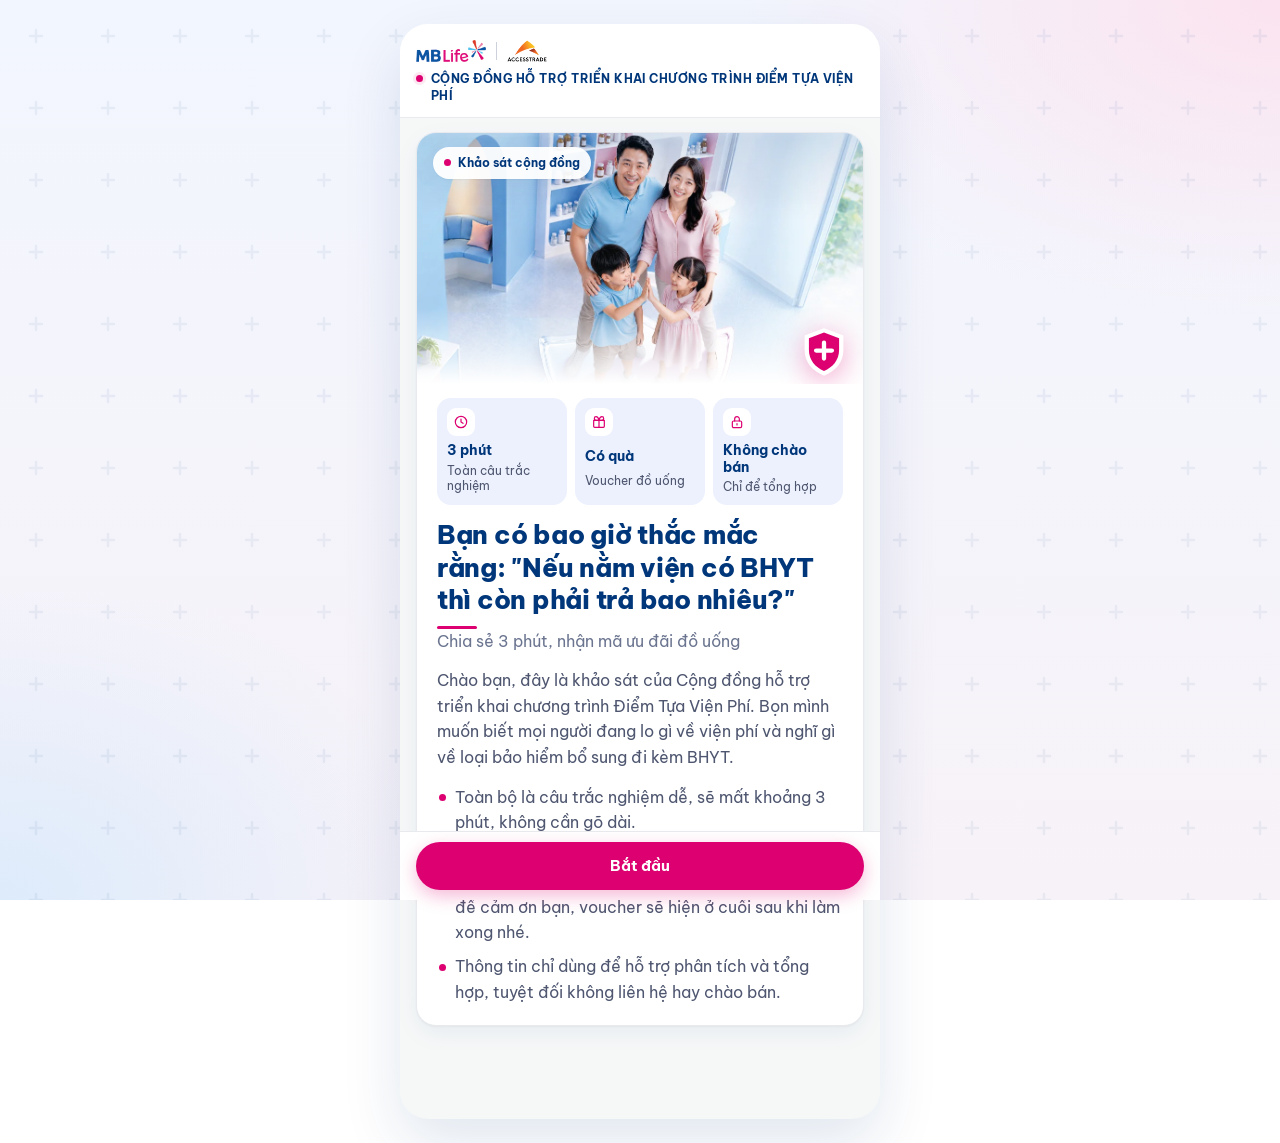
<file: khao-sat/index.html>
<!doctype html>
<html lang="vi">
<head>
<meta charset="utf-8">
<meta name="viewport" content="width=device-width, initial-scale=1, viewport-fit=cover">
<title>Khảo sát Điểm Tựa Viện Phí</title>
<meta name="description" content="Khảo sát 3 phút của Cộng đồng hỗ trợ triển khai chương trình Điểm Tựa Viện Phí về chi phí nằm viện và bảo hiểm đi kèm BHYT.">
<meta name="robots" content="noindex, nofollow">
<link rel="icon" type="image/svg+xml" href="../assets/img/favicon.svg">
<meta name="theme-color" content="#00377A">
<link rel="preconnect" href="https://fonts.googleapis.com">
<link rel="preconnect" href="https://fonts.gstatic.com" crossorigin>
<link rel="stylesheet" href="https://fonts.googleapis.com/css2?family=Be+Vietnam+Pro:wght@400;500;600;700;800&family=Roboto+Mono:wght@500;600&display=swap">
<link rel="stylesheet" href="../assets/css/tokens.css">
<link rel="stylesheet" href="../assets/css/main.css">
<link rel="stylesheet" href="../assets/css/khao-sat.css">
</head>
<body class="ks-body">

<div class="ks-shell" id="ks-shell">
  <header class="ks-brandbar">
    <span class="brand-logos">
      <img src="../assets/img/logo-mblife.png" alt="MB Life" width="80" height="26">
      <span class="brand-logos__sep" aria-hidden="true"></span>
      <img src="../assets/img/logo-accesstrade.png" alt="ACCESSTRADE" width="80" height="26">
    </span>
    <div class="ks-brand">Cộng đồng hỗ trợ triển khai chương trình Điểm Tựa Viện Phí</div>
  </header>
  <div class="ks-top" id="ks-top">
    <div class="ks-progress" id="ks-progress">
      <div class="ks-progress__row"><span id="ks-progress-label"></span><span class="ks-progress__pct" id="ks-progress-pct"></span></div>
      <div class="ks-progress__bar"><span class="ks-progress__fill" id="ks-progress-fill"></span></div>
      <ol class="ks-steps" id="ks-steps" aria-hidden="true"></ol>
    </div>
  </div>
  <main class="ks-main" id="ks-main"><div class="card ks-card" id="ks-card"></div></main>
  <div class="ks-bottom" id="ks-bottom"></div>
</div>

<script type="module" src="../assets/js/khao-sat.js"></script>
</body>
</html>
</file>
<file: assets/css/tokens.css>
/* Bố cục: trang dài một cột trên điện thoại, 2 cột ở hero và các nhóm thẻ trên máy tính; họ màu theo landing Điểm Tựa Viện Phí */
:root {
  color-scheme: light;

  --navy: #00377A;
  --navy-deep: #00244F;
  --pink: #DD0071;
  --pink-hover: #B80060;
  --pink-tint: #FCE8F1;
  --pink-lite: #FFA6CD;
  --blue-tint: #EDF1FD;
  --sky: #5BC5F2;

  --ink: #101523;
  --muted: #4E5670;
  --muted-2: #6B7590;
  --outer: #E7EBF3;
  --page: #F6F8F8;
  --card: #FFFFFF;
  --line: #E8EAEE;
  --line-2: #CDD1DB;

  --ok: #1E7A58;
  --ok-bg: #EAF7F1;
  --warn: #7A4A00;
  --warn-bg: #FFF3CD;
  --danger: #C42B1C;
  --danger-bg: #FEF0EE;

  --r-tag: 8px;
  --r-ctrl: 14px;
  --r-card: 20px;
  --r-lg: 28px;

  --shadow-card: 0 1px 2px rgba(16, 21, 35, .04), 0 8px 24px rgba(0, 55, 122, .06);
  --shadow-pink: 0 6px 18px rgba(221, 0, 113, .28);

  --f-ui: "Be Vietnam Pro", system-ui, -apple-system, "Segoe UI", Roboto, sans-serif;
  --f-num: "Roboto Mono", ui-monospace, SFMono-Regular, Menlo, monospace;

  --gutter: max(16px, env(safe-area-inset-left, 0px));
  --gutter-r: max(16px, env(safe-area-inset-right, 0px));
  --maxw: 1120px;

  --sky-soft: #E8F2FE;
  --media-radius: 20px;
  --media-border: 1px solid rgba(0, 55, 122, 0.08);
}
</file>
<file: assets/css/main.css>
*{box-sizing:border-box}
html{scroll-padding-top:84px}
@media (prefers-reduced-motion:no-preference){html{scroll-behavior:smooth}}
body{margin:0;background:var(--outer);color:var(--muted);font-family:var(--f-ui);font-size:15.5px;line-height:1.65;-webkit-font-smoothing:antialiased}
b,strong{color:var(--ink)}
img{max-width:100%}
h1,h2,h3{margin:0;line-height:1.25;text-wrap:balance;color:var(--navy)}
p{margin:0}
a{color:var(--navy)}
button{font:inherit}
.hl-pink{color:var(--pink);font-weight:800}
:focus-visible{outline:2px solid var(--pink);outline-offset:2px;border-radius:8px}
.sr{position:absolute;width:1px;height:1px;overflow:hidden;clip:rect(0 0 0 0)}
.muted{color:var(--muted)}
.small{font-size:13.5px}
.src{font-size:12.5px;color:var(--muted-2)}
.num{font-family:var(--f-num);font-variant-numeric:tabular-nums}
.eyebrow{font-size:12.5px;font-weight:700;letter-spacing:.09em;text-transform:uppercase;color:var(--muted-2)}
[data-icon]{display:inline-flex;width:20px;height:20px}
[data-icon] svg{width:100%;height:100%}

/* buttons, chips, pills */
.btn{display:inline-flex;align-items:center;gap:8px;white-space:nowrap;border:0;border-radius:999px;padding:12px 22px;font-weight:700;font-size:14.5px;text-decoration:none;cursor:pointer;transition:background .15s,transform .15s}
.btn--pink{background:var(--pink);color:#fff;box-shadow:var(--shadow-pink)}
.btn--pink:hover{background:var(--pink-hover)}
.btn--sm{padding:9px 18px;font-size:14px}
.btn--ghost{background:transparent;color:var(--pink);border:1.5px solid var(--pink);box-shadow:none;padding:6px 14px;font-size:13px}
.btn--ghost:hover{background:var(--pink-tint)}
.btn--ghost.is-done{background:var(--pink);color:#fff}
.pill{display:inline-flex;align-items:center;gap:8px;width:fit-content;background:#fff;color:var(--pink-hover);font-size:12.5px;font-weight:700;padding:6px 12px;border-radius:999px;box-shadow:var(--shadow-card)}
.pill::before{content:"";width:7px;height:7px;border-radius:50%;background:var(--pink)}
.chips{display:flex;flex-wrap:wrap;gap:8px}
.chip{border:1px solid var(--line-2);background:#fff;color:var(--navy);font-size:13.5px;font-weight:600;padding:7px 14px;border-radius:999px;cursor:pointer}
.chip:hover{border-color:var(--pink);color:var(--pink)}
.chip[aria-selected="true"]{background:var(--navy);border-color:var(--navy);color:#fff}
.tag{display:inline-flex;align-items:center;font-size:12px;font-weight:700;padding:3px 9px;border-radius:var(--r-tag);white-space:nowrap}
.tag--ok{background:var(--ok-bg);color:var(--ok)}
.tag--warn{background:var(--warn-bg);color:var(--warn)}
.tag--pink{background:var(--pink-tint);color:var(--pink-hover)}
.tag--blue{background:var(--blue-tint);color:var(--navy)}
.callout{border-radius:14px;padding:12px 14px;font-size:13.5px;line-height:1.5;border-left:3px solid var(--warn)}
.callout--warn{background:var(--warn-bg);color:var(--warn)}

/* topbar */
body::before{content:"";position:fixed;inset:0 0 auto;height:env(safe-area-inset-top,0px);z-index:30;background:var(--outer)}
.topbar{position:sticky;top:env(safe-area-inset-top,0px);z-index:20;padding:10px var(--gutter-r) 0 var(--gutter)}
.topbar__in{max-width:var(--maxw);margin:0 auto;display:flex;align-items:center;gap:18px;background:rgba(255,255,255,.92);backdrop-filter:blur(10px);border-radius:0 0 20px 20px;padding:10px 12px 10px 20px;box-shadow:var(--shadow-card)}
.brand{display:flex;align-items:center;gap:10px;text-decoration:none;color:var(--navy);font-size:15px;white-space:nowrap}
.brand b{font-weight:800}
.brand__mark{width:26px;height:26px;border-radius:8px;background:linear-gradient(135deg,var(--navy),#1B5BB0);position:relative;flex:none}
.brand__mark::before,.brand__mark::after{content:"";position:absolute;background:#fff;border-radius:2px;left:50%;top:50%;transform:translate(-50%,-50%)}
.brand__mark::before{width:12px;height:4px}
.brand__mark::after{width:4px;height:12px}

/* brand logos: MB Life đứng trước ACCESSTRADE */
.brand-logos{display:inline-flex;align-items:center;gap:10px;flex-shrink:0}
.brand-logos img{height:22px;width:auto;object-fit:contain;display:block}
.brand-logos__sep{width:1px;height:18px;background:var(--line-2)}
@media (min-width:860px){.brand-logos img{height:26px}}

.topnav{display:flex;gap:4px;margin-left:auto}
.topnav a{color:var(--ink);text-decoration:none;font-size:14px;font-weight:600;padding:6px 10px;border-radius:8px}
.topnav a:hover{color:var(--pink)}
@media (max-width:860px){.topnav{display:none}.topbar .btn{margin-left:auto}}
@media (min-width:861px) and (max-width:1099px){.brand__text{display:none}}
@media (max-width:420px){.brand__text{display:none}.topbar__in{padding-left:14px;gap:10px}.topbar .btn{padding:8px 14px;font-size:13px}}

/* thông báo cho khách không phải publisher/CTV */
.customer-notice{padding:0 var(--gutter-r) 0 var(--gutter)}
.customer-notice__in{max-width:var(--maxw);margin:10px auto 0;background:var(--navy-deep);border-radius:14px;padding:10px 18px;display:flex;flex-wrap:wrap;align-items:center;justify-content:center;gap:4px 10px;text-align:center}
.customer-notice__in span{color:#C9D3E6;font-size:13.5px}
.customer-notice__in a{color:#fff;font-weight:700;font-size:13.5px;text-decoration:none;white-space:nowrap}
.customer-notice__in a:hover{text-decoration:underline}

/* hero */
.hero{padding:0 var(--gutter-r) 0 var(--gutter)}
.hero > *{max-width:var(--maxw);margin-inline:auto}
.hero__in{display:grid;grid-template-columns:minmax(0,1.1fr) minmax(0,.9fr);gap:36px;align-items:center;margin-top:-1px;padding:44px 40px 40px;border-radius:0 0 var(--r-lg) var(--r-lg);overflow:hidden;position:relative;
  background:radial-gradient(120% 90% at 100% 0%,#FBE3EF 0%,rgba(251,227,239,0) 55%),radial-gradient(90% 80% at 0% 100%,#DDEBFB 0%,rgba(221,235,251,0) 60%),linear-gradient(180deg,#F2F6FE,#F7F2F8)}
/* Khi có ảnh minh họa MB Life (gia đình trên khiên 2 lớp): chỉ hiện trên desktop, không đè lên ô tìm kiếm */
@media (min-width:960px){
  .hero__in--with-art{
    background:
      linear-gradient(90deg,#F2F6FE 0%,rgba(242,246,254,.94) 48%,rgba(242,246,254,.25) 100%),
      url("../img/hero-family-clean.webp") right center / cover no-repeat,
      radial-gradient(120% 90% at 100% 0%,#FBE3EF 0%,rgba(251,227,239,0) 55%),radial-gradient(90% 80% at 0% 100%,#DDEBFB 0%,rgba(221,235,251,0) 60%),linear-gradient(180deg,#F2F6FE,#F7F2F8);
  }
}
.hero__watermark{position:absolute;top:-30px;right:-30px;width:220px;height:220px;color:var(--navy);opacity:.06;pointer-events:none;z-index:0}
@media (max-width:860px){.hero__watermark{width:160px;height:160px;top:-20px;right:-24px}}
.hero__copy{display:grid;gap:16px;min-width:0;position:relative;z-index:1}
.hero__art{position:relative;z-index:1;display:grid;gap:14px}
.hero__photo{width:100%;aspect-ratio:21/9;object-fit:cover;border-radius:var(--r-card);box-shadow:0 14px 34px rgba(0,55,122,.12)}
@media (min-width:960px){.hero__in--with-art .hero__photo{display:none}}
h1{font-size:clamp(30px,4.6vw,44px);font-weight:800;color:var(--navy);letter-spacing:-.01em}
h1 span{color:var(--pink)}
.hero__lead{font-size:16.5px;color:var(--muted);max-width:52ch}
.hero__lead b{color:var(--navy)}
.searchbox{position:relative;margin-top:4px}
.searchbox input{width:100%;font:inherit;font-size:16px;padding:16px 18px 16px 50px;border:1.5px solid transparent;border-radius:18px;background:#fff;color:var(--ink);box-shadow:0 10px 30px rgba(0,55,122,.10)}
.searchbox input:focus{outline:none;border-color:var(--pink)}
.searchbox__icon{position:absolute;left:18px;top:50%;transform:translateY(-50%);color:var(--muted-2)}
@media (max-width:860px){.hero__in{grid-template-columns:1fr;padding:28px 20px 24px;gap:24px}}

/* hero results */
.hero__results{margin-top:16px;display:grid;gap:10px}
.hero__results .count{font-size:13.5px;color:var(--muted);padding-inline:4px}

/* bill (hero art) */
.bill{background:#fff;border-radius:var(--r-card);box-shadow:0 18px 50px rgba(0,55,122,.14);overflow:hidden;font-size:14.5px}
.bill__head{padding:16px 20px;border-bottom:1px dashed var(--line-2);display:grid;gap:4px}
.bill__head b{color:var(--navy)}
.bill__head small{color:var(--muted);font-size:12.5px;line-height:1.5}
.bill table{width:100%;border-collapse:collapse}
.bill td{padding:9px 20px;border-bottom:1px dashed var(--line)}
.bill td:last-child{text-align:right;font-family:var(--f-num);white-space:nowrap}
.bill tr.sub td{color:var(--muted);font-size:13.5px}
.bill tr.total td{font-weight:700;color:var(--navy);border-bottom:0}
.bill__pay{display:grid;grid-template-columns:1fr 1fr}
.bill__pay > div{padding:14px 20px;display:grid;gap:2px}
.bill__pay small{font-size:12px;font-weight:700;color:var(--muted-2);text-transform:uppercase;letter-spacing:.05em}
.bill__pay b{font-family:var(--f-num);font-size:28px;color:var(--navy);line-height:1.2}
.bill__pay > div:last-child{background:var(--pink-tint)}
.bill__pay > div:last-child b{color:var(--pink)}
.bill__note{padding:10px 20px 14px;font-size:12px;color:var(--muted-2);border-top:1px solid var(--line)}

/* stats */
.stats{display:grid;grid-template-columns:repeat(4,1fr);gap:12px;margin-top:16px}
.stat{background:#fff;border-radius:16px;padding:14px 16px;box-shadow:var(--shadow-card)}
.stat__icon{display:flex;width:30px;height:30px;border-radius:9px;background:var(--blue-tint);color:var(--navy);align-items:center;justify-content:center;margin-bottom:8px}
.stat__icon svg{width:17px;height:17px}
.stat b{display:block;font-size:24px;font-weight:800;color:var(--navy);line-height:1.2}
.stat span{font-size:13px;color:var(--muted)}
@media (max-width:720px){.stats{grid-template-columns:repeat(2,1fr)}}
.stats__src{margin-top:8px;padding-inline:4px}

/* page + sections */
.page{max-width:var(--maxw);margin:16px auto 0;background:var(--page);border-radius:var(--r-lg) var(--r-lg) 0 0;padding:8px 40px 40px}
@media (max-width:860px){.page{margin-inline:0;padding:4px max(16px,env(safe-area-inset-right,0px)) 32px max(16px,env(safe-area-inset-left,0px));border-radius:var(--r-lg) var(--r-lg) 0 0}}
.sec{padding-block:44px 8px;display:grid;gap:18px}
.sec + .sec{border-top:1px solid var(--line)}
.sec__head{display:grid;gap:6px;max-width:68ch}
.sec__head h2{font-size:clamp(22px,3vw,28px);font-weight:800;color:var(--navy)}
.sec__head h2::after{content:"";display:block;width:40px;height:3px;border-radius:3px;background:var(--pink);margin-top:10px}
.sec__lead{color:var(--muted);margin-top:4px}
.subhead{font-size:17px;color:var(--navy);margin-top:10px}
.grid2{display:grid;grid-template-columns:repeat(auto-fit,minmax(min(100%,320px),1fr));gap:14px}
.grid2 > *{min-width:0}
.card{background:var(--card);border:1px solid var(--line);border-radius:var(--r-card);padding:20px;box-shadow:var(--shadow-card);display:grid;gap:12px;align-content:start}
.card--tint{background:linear-gradient(160deg,#fff,var(--blue-tint))}
.card__title{font-size:17px;color:var(--navy)}
.scroll{overflow-x:auto}

/* lists */
.dots{list-style:none;margin:0;padding:0;display:grid;gap:8px}
.dots li{position:relative;padding-left:18px}
.dots li::before{content:"";position:absolute;left:2px;top:.62em;width:7px;height:7px;border-radius:50%;background:var(--pink)}
.dots--ok li::before{background:var(--ok)}
.dots--no li::before{background:var(--danger)}
.numlist{margin:0;padding:0;list-style:none;counter-reset:n;display:grid;gap:10px}
.numlist li{counter-increment:n;display:grid;grid-template-columns:28px 1fr;gap:10px;align-items:start}
.numlist li::before{content:counter(n);width:28px;height:28px;border-radius:50%;background:var(--blue-tint);color:var(--navy);font-weight:700;font-size:13.5px;display:grid;place-items:center}

/* onboarding */
.onboard__bar{height:8px;border-radius:8px;background:var(--blue-tint);overflow:hidden}
.onboard__bar span{display:block;height:100%;width:0;background:linear-gradient(90deg,var(--pink),#F0529C);border-radius:8px;transition:width .3s}
.onboard__count{font-size:13.5px;font-weight:600;color:var(--muted)}
.check{list-style:none;margin:0;padding:0;display:grid}
.check label{display:flex;gap:12px;align-items:flex-start;padding:12px 4px;border-top:1px solid var(--line);cursor:pointer}
.check input{appearance:none;flex:none;width:22px;height:22px;border-radius:7px;border:1.5px solid var(--line-2);background:#fff;margin-top:1px;display:grid;place-items:center;cursor:pointer}
.check input:checked{background:var(--pink);border-color:var(--pink)}
.check input:checked::after{content:"";width:6px;height:11px;border:solid #fff;border-width:0 2.5px 2.5px 0;transform:rotate(45deg) translate(-1px,-1px)}
.check input:checked + span{color:var(--muted-2);text-decoration:line-through}
.check a{font-weight:600;color:var(--pink-hover);white-space:nowrap}

/* plans */
.plans{display:grid;grid-template-columns:1fr 1fr;gap:14px}
@media (max-width:720px){.plans{grid-template-columns:1fr}}
.plan{position:relative;background:#fff;border:1.5px solid var(--line);border-radius:var(--r-card);padding:22px;display:grid;gap:12px;box-shadow:var(--shadow-card);align-content:start}
.plan--adv{border-color:var(--pink-lite);background:linear-gradient(170deg,#fff 40%,var(--pink-tint))}
.plan__badge{position:absolute;top:16px;right:16px;background:var(--pink);color:#fff;font-size:12px;font-weight:700;padding:4px 10px;border-radius:999px}
.plan h3{font-size:17px;color:var(--navy)}
.plan__price{font-size:14px;color:var(--muted)}
.plan__price b{font-size:32px;font-weight:800;color:var(--navy);letter-spacing:-.01em}
.plan__fit{font-size:13.5px;color:var(--muted);border-top:1px solid var(--line);padding-top:12px}
.plan__fit b{color:var(--navy)}

/* video card (facade: ảnh bìa + bấm mới tải video, không autoplay sẵn) */
.video-card{position:relative;width:100%;aspect-ratio:16/9;border-radius:var(--media-radius);overflow:hidden;background:var(--sky-soft);border:var(--media-border);box-shadow:var(--shadow-card);cursor:pointer}
.video-card img,.video-card video,.video-card iframe{width:100%;height:100%;object-fit:cover;display:block;border:0}
.video-card__play{position:absolute;left:50%;top:50%;transform:translate(-50%,-50%);width:60px;height:60px;border-radius:50%;border:0;background:var(--pink);color:#fff;display:grid;place-items:center;box-shadow:0 10px 25px rgba(221,0,113,.38);transition:transform .18s ease,background .18s ease}
.video-card__play svg{width:22px;height:22px}
.video-card:hover .video-card__play{transform:translate(-50%,-50%) scale(1.07);background:var(--pink-hover)}
.video-card__badge{position:absolute;left:14px;bottom:14px;background:rgba(0,55,122,.85);color:#fff;font-size:12.5px;font-weight:600;padding:5px 12px;border-radius:999px;backdrop-filter:blur(4px)}

/* lưới tài liệu dạng ảnh (kho ấn phẩm MB Life cho CTV tải về) */
.media-grid{display:grid;grid-template-columns:1fr;gap:16px}
@media (min-width:768px){.media-grid{grid-template-columns:repeat(3,minmax(0,1fr));gap:20px}}
.media-card{background:#fff;border-radius:var(--media-radius);padding:14px;border:var(--media-border);box-shadow:var(--shadow-card);display:grid;gap:12px;min-width:0}
.media-card__thumb{width:100%;aspect-ratio:4/3;border-radius:14px;overflow:hidden;background:var(--sky-soft)}
.media-card__thumb img{width:100%;height:100%;object-fit:cover;object-position:top center}
.media-card b{color:var(--navy);font-size:14.5px}
.media-card small{color:var(--muted);font-size:12.5px}
.media-img__missing{display:flex;align-items:center;justify-content:center;width:100%;height:100%;min-height:40px;font-size:12px;color:var(--muted-2);text-align:center;padding:8px}
.brand-logos img.media-img[style*="display: none"] + .brand-logos__sep{display:none}

/* pricer */
.pricer__head{display:grid;gap:2px}
.pricer__head h3{font-size:17px;color:var(--navy)}
.ages{display:flex;flex-wrap:wrap;gap:8px}
.ages button{border:1px solid var(--line-2);background:#fff;border-radius:12px;padding:8px 12px;font-family:var(--f-num);font-size:14px;color:var(--navy);cursor:pointer;min-width:66px}
.ages button[aria-checked="true"]{background:var(--navy);border-color:var(--navy);color:#fff}
.ages button:hover{border-color:var(--pink)}
.pricer__out{display:grid;grid-template-columns:1fr 1fr;gap:12px}
@media (max-width:520px){.pricer__out{grid-template-columns:1fr}}
.price-box{border-radius:16px;padding:14px 16px;background:var(--blue-tint);display:grid;gap:4px}
.price-box--adv{background:var(--pink-tint)}
.price-box small{font-size:12.5px;font-weight:700;color:var(--muted)}
.price-box b{font-family:var(--f-num);font-size:24px;color:var(--navy)}
.price-box span{font-size:13.5px;color:var(--muted)}
.price-box span em{font-style:normal;font-weight:700;color:var(--pink-hover)}

/* waits */
.waits{display:grid;grid-template-columns:repeat(3,1fr);gap:12px}
@media (max-width:720px){.waits{grid-template-columns:1fr}}
.wait{background:#fff;border:1px solid var(--line);border-radius:16px;padding:16px;display:grid;grid-template-columns:auto 1fr;gap:4px 14px;align-items:center;box-shadow:var(--shadow-card)}
.wait b{font-size:34px;font-weight:800;color:var(--pink);line-height:1;grid-row:span 2}
.wait small{font-size:12px;font-weight:700;color:var(--muted-2);text-transform:uppercase;letter-spacing:.05em}
.wait span{font-size:14px}

/* calc */
.calc__fields{display:grid;grid-template-columns:repeat(3,minmax(0,1fr));gap:12px}
@media (max-width:720px){.calc__fields{grid-template-columns:1fr}}
.calc__fields label{display:flex;flex-direction:column;gap:4px;font-size:14px;font-weight:600;color:var(--navy)}
.calc__fields .hint{font-size:12.5px;font-weight:500;color:var(--muted-2);margin-bottom:4px}
.calc__fields .field{position:relative;display:block;margin-top:auto}
.calc__fields .unit{position:absolute;right:14px;top:50%;transform:translateY(-50%);font-size:13px;color:var(--muted-2);font-weight:500;pointer-events:none}
.calc__fields select{margin-top:auto}
.calc__fields input,.calc__fields select{font:inherit;font-size:16px;color:var(--ink);padding:11px 14px;border-radius:var(--r-ctrl);border:1.5px solid var(--line-2);background:#fff;width:100%}
.calc__fields input{padding-right:56px}
.calc__fields input:focus,.calc__fields select:focus{outline:none;border-color:var(--pink)}
.calc__qs{display:grid;grid-template-columns:repeat(2,minmax(0,1fr));gap:12px;margin:16px 0 18px}
@media (max-width:720px){.calc__qs{grid-template-columns:1fr}}
.seg{border:0;margin:0;padding:0;min-width:0}
.seg legend{font-size:14px;font-weight:600;color:var(--navy);padding:0;margin-bottom:8px}
.seg__opts{display:grid;grid-template-columns:1fr 1fr;gap:4px;background:var(--blue-tint);border-radius:var(--r-ctrl);padding:4px}
.seg__opts label{position:relative;cursor:pointer}
.seg__opts input{position:absolute;opacity:0;inset:0;margin:0;cursor:pointer}
.seg__opts span{display:flex;align-items:center;justify-content:center;text-align:center;min-height:44px;padding:6px 10px;border-radius:10px;font-size:14px;font-weight:600;color:var(--muted);transition:background .15s,color .15s}
.seg__opts input:checked + span{background:#fff;color:var(--pink);box-shadow:0 1px 3px rgba(0,55,122,.14)}
.seg__opts input:focus-visible + span{outline:2px solid var(--pink);outline-offset:1px}
.seg__note{font-size:12.5px;color:var(--muted-2);margin:8px 2px 0;line-height:1.5}
.seg.is-off .seg__opts{opacity:.45}
.seg.is-off .seg__opts label,.seg.is-off .seg__opts input{cursor:not-allowed}
.calc__out{display:grid;gap:14px;border-top:1px solid var(--line);padding-top:16px}
.calc__total{margin:0;font-size:14.5px;color:var(--muted)}
.calc__total b{font-family:var(--f-num);color:var(--navy);font-size:16px}
.calc__legend{display:flex;flex-wrap:wrap;gap:6px 16px;font-size:12.5px;color:var(--muted)}
.calc__legend span{display:inline-flex;align-items:center;gap:6px}
.calc__legend span::before{content:"";width:12px;height:12px;border-radius:4px;background:currentColor}
.lg-bhyt::before{background:#9DB3D9 !important}.lg-mb::before{background:var(--ok) !important}.lg-self::before{background:var(--danger) !important}
.cres{display:grid;gap:6px}
.cres__head{display:flex;justify-content:space-between;align-items:flex-end;gap:12px}
.cres__title{font-size:15px;font-weight:700;color:var(--navy)}
.cres__self{font-family:var(--f-num);font-weight:600;font-size:18px;color:var(--danger);text-align:right;line-height:1.2}
.cres__self small{display:block;font-family:var(--f-ui);font-size:12px;font-weight:500;color:var(--muted)}
.cres__self.is-zero{color:var(--ok)}
.cres__bar{display:flex;height:14px;border-radius:14px;overflow:hidden;background:var(--blue-tint)}
.cres__bar span{display:block;height:100%;transition:width .3s}
.seg-bhyt{background:#9DB3D9}.seg-mb{background:var(--ok)}.seg-self{background:var(--danger)}
.cres__detail{margin:0;font-size:12.5px;color:var(--muted)}

/* flow */
.flow{display:grid;grid-template-columns:280px 1fr;gap:14px;align-items:start}
@media (max-width:860px){.flow{grid-template-columns:1fr}}
.flow__tabs{list-style:none;margin:0;padding:0;display:grid;gap:6px;counter-reset:f}
@media (max-width:860px){.flow__tabs{display:flex;overflow-x:auto;scrollbar-width:none;padding-bottom:4px}}
.flow__tabs button{counter-increment:f;width:100%;display:flex;gap:12px;align-items:center;text-align:left;border:1px solid transparent;background:transparent;padding:10px 12px;border-radius:14px;cursor:pointer;color:var(--muted);font-weight:600;font-size:14.5px}
.flow__tabs button::before{content:counter(f);flex:none;width:28px;height:28px;border-radius:50%;display:grid;place-items:center;background:#fff;border:1px solid var(--line-2);font-size:13px;color:var(--navy)}
.flow__tabs button[aria-selected="true"]{background:#fff;border-color:var(--line);color:var(--navy);box-shadow:var(--shadow-card)}
.flow__tabs button[aria-selected="true"]::before{background:var(--pink);border-color:var(--pink);color:#fff}
@media (max-width:860px){.flow__tabs li{flex:none}.flow__tabs button{white-space:nowrap}}
.flow__panel h3{font-size:20px;color:var(--navy)}

/* script block */
.script{background:var(--page);border:1px solid var(--line);border-radius:16px;padding:14px 16px;display:grid;gap:10px}
.script__bar{display:flex;justify-content:space-between;align-items:center;gap:10px}
.script__bar span{font-size:12px;font-weight:700;letter-spacing:.06em;text-transform:uppercase;color:var(--muted-2)}
.script p{white-space:pre-line}

/* buy */
.buy{display:grid;grid-template-columns:minmax(0,.9fr) minmax(0,1.1fr);gap:14px;align-items:start}
@media (max-width:860px){.buy{grid-template-columns:1fr}}
.timeline{list-style:none;margin:0;padding:0;display:grid;gap:0;counter-reset:t}
.timeline li{counter-increment:t;display:grid;grid-template-columns:36px 1fr;gap:4px 14px;position:relative;padding-bottom:16px}
.timeline li::before{content:counter(t);width:32px;height:32px;border-radius:50%;background:#fff;border:1.5px solid var(--line-2);display:grid;place-items:center;font-weight:700;font-size:13.5px;color:var(--navy);grid-row:span 3;z-index:1}
.timeline li::after{content:"";position:absolute;left:15.5px;top:34px;bottom:0;width:1.5px;background:var(--line-2)}
.timeline li:last-child::after{display:none}
.timeline li.hot::before{background:var(--pink);border-color:var(--pink);color:#fff}
.timeline .grp{font-size:11.5px;font-weight:700;letter-spacing:.07em;text-transform:uppercase;color:var(--muted-2)}
.timeline h4{margin:0;font-size:15.5px;color:var(--navy);display:flex;gap:8px;flex-wrap:wrap;align-items:center}
.timeline p{font-size:14px;color:var(--muted)}
.note h3{font-size:17px;color:var(--navy)}

/* objections */
.chips--filter .chip{font-size:13.5px}
.objs{display:grid;grid-template-columns:repeat(auto-fill,minmax(min(100%,340px),1fr));gap:14px}
.obj{background:#fff;border:1px solid var(--line);border-radius:var(--r-card);padding:20px;display:grid;gap:12px;align-content:start;box-shadow:var(--shadow-card)}
.obj__say{font-size:17px;font-weight:700;color:var(--navy);display:flex;gap:10px}
.obj__say::before{content:"";flex:none;width:4px;border-radius:4px;background:var(--pink-lite)}
.obj__row{display:grid;gap:2px;font-size:14px}
.obj__row small{font-size:11.5px;font-weight:700;letter-spacing:.07em;text-transform:uppercase;color:var(--muted-2)}
.obj__row--no{background:var(--danger-bg);border-radius:12px;padding:10px 12px}
.obj__row--no small{color:var(--danger)}
.obj__row--no span{color:#8A1F14}

/* faq */
.faq{display:grid;gap:22px}
.faq__group{display:grid;gap:8px}
.faq__group h3{font-size:15px;color:var(--muted-2);text-transform:uppercase;letter-spacing:.06em}
details.qa{background:#fff;border:1px solid var(--line);border-radius:16px;box-shadow:var(--shadow-card)}
details.qa summary{list-style:none;cursor:pointer;padding:15px 18px;font-weight:600;color:var(--navy);display:flex;gap:14px;justify-content:space-between;align-items:center}
details.qa summary::-webkit-details-marker{display:none}
details.qa summary::after{content:"";flex:none;width:10px;height:10px;border:solid var(--muted-2);border-width:0 2px 2px 0;transform:rotate(45deg);margin-top:-4px;transition:transform .2s}
details.qa[open] summary::after{transform:rotate(-135deg);margin-top:4px}
.qa__body{padding:0 18px 16px;display:grid;gap:10px}
.ask{grid-template-columns:1fr}
.ask h3{font-size:17px;color:var(--navy)}
.ask textarea{font:inherit;font-size:16px;padding:12px 14px;border-radius:var(--r-ctrl);border:1.5px solid var(--line-2);width:100%;resize:vertical;color:var(--ink)}
.ask textarea:focus{outline:none;border-color:var(--pink)}

/* claim */
.claim{list-style:none;margin:0;padding:0;display:grid;grid-template-columns:repeat(3,1fr);gap:14px;counter-reset:c}
@media (max-width:860px){.claim{grid-template-columns:1fr}}
.claim li{counter-increment:c;background:#fff;border:1px solid var(--line);border-radius:var(--r-card);padding:20px;display:grid;gap:8px;align-content:start;box-shadow:var(--shadow-card)}
.claim li::before{content:"Bước " counter(c);font-size:12px;font-weight:700;letter-spacing:.06em;text-transform:uppercase;color:var(--pink)}
.claim h4{margin:0;font-size:16px;color:var(--navy)}
.claim p{font-size:14px;color:var(--muted)}
.tbl{width:100%;border-collapse:collapse;font-size:14.5px}
.tbl th,.tbl td{text-align:left;padding:10px 12px;border-bottom:1px solid var(--line);vertical-align:top}
.tbl th{font-size:12px;font-weight:700;letter-spacing:.05em;text-transform:uppercase;color:var(--muted-2)}
.tbl tr:last-child td{border-bottom:0}
.tbl td:first-child{font-weight:600;color:var(--navy);white-space:nowrap}
.tbl .r{text-align:right;font-family:var(--f-num)}

/* bridge */
.bridge{margin-top:18px;font-size:14.5px;color:var(--muted);text-align:center}
.bridge a{font-weight:700;white-space:nowrap}

/* rules */
.pairs{display:grid;gap:10px}
.pair{display:grid;grid-template-columns:1fr 1fr;border-radius:var(--r-card);overflow:hidden;border:1px solid var(--line);box-shadow:var(--shadow-card)}
.pair > div{padding:14px 18px;display:grid;gap:4px;font-size:14.5px}
.pair small{font-size:11.5px;font-weight:700;letter-spacing:.07em;text-transform:uppercase}
.pair__ok{background:#fff}
.pair__ok small{color:var(--ok)}
.pair__no{background:var(--danger-bg)}
.pair__no small{color:var(--danger)}
.pair__no span{color:#8A1F14}
@media (max-width:620px){.pair{grid-template-columns:1fr}}

/* commission */
.comm__big{font-size:48px;font-weight:800;color:var(--pink);line-height:1}

/* materials */
.mats{display:grid;grid-template-columns:repeat(auto-fill,minmax(min(100%,300px),1fr));gap:12px}
.mat{display:flex;gap:14px;align-items:center;background:#fff;border:1px solid var(--line);border-radius:16px;padding:14px 16px;text-decoration:none;color:var(--ink);box-shadow:var(--shadow-card);transition:border-color .15s,transform .15s}
.mat:hover{border-color:var(--pink-lite);transform:translateY(-1px)}
.mat__icon{flex:none;width:42px;height:42px;border-radius:12px;background:var(--blue-tint);color:var(--navy);display:grid;place-items:center}
.mat b{display:block;color:var(--navy);font-size:14.5px}
.mat small{color:var(--muted);font-size:12.5px}

/* footer */
.foot{background:var(--navy-deep);color:#C9D3E6;padding:32px var(--gutter-r) 40px var(--gutter);font-size:13px}
.foot__in{max-width:var(--maxw);margin:0 auto;display:grid;gap:8px}
.foot a{color:#fff;text-decoration:underline}
.foot a:hover{color:var(--pink-lite)}
.foot__grid{display:grid;gap:18px;grid-template-columns:repeat(auto-fit,minmax(200px,1fr));margin:16px 0;padding-top:16px;border-top:1px solid rgba(255,255,255,.12)}
.foot__grid p{margin:0;line-height:1.7}
.foot__h{font-size:11.5px;font-weight:700;letter-spacing:.07em;text-transform:uppercase;color:#8FA0C2;margin:0 0 8px}
.foot__copy{color:#8FA0C2;font-size:12px;border-top:1px solid rgba(255,255,255,.12);padding-top:16px;margin-top:4px}

/* dock */
.dock{display:none}
@media (max-width:720px){
  .dock{display:grid;grid-template-columns:repeat(4,1fr);position:fixed;left:0;right:0;bottom:0;z-index:25;background:rgba(255,255,255,.96);backdrop-filter:blur(10px);border-top:1px solid var(--line);
    padding:6px max(8px,env(safe-area-inset-right,0px)) calc(6px + env(safe-area-inset-bottom,0px)) max(8px,env(safe-area-inset-left,0px))}
  .dock a{display:grid;justify-items:center;gap:2px;font-size:11.5px;font-weight:600;color:var(--muted);text-decoration:none;padding:6px 2px;border-radius:10px}
  .dock a:hover{color:var(--pink)}
  .foot{padding-bottom:calc(96px + env(safe-area-inset-bottom,0px))}
}

/* zalo float */
.zalo-float{position:fixed;right:max(16px,var(--gutter-r));bottom:16px;z-index:26;width:52px;height:52px;border-radius:50%;background:var(--pink);color:#fff;display:grid;place-items:center;box-shadow:var(--shadow-pink);text-decoration:none;transition:transform .15s}
.zalo-float:hover{transform:scale(1.06)}
.zalo-float span{width:26px;height:26px}
@media (max-width:720px){.zalo-float{bottom:calc(76px + env(safe-area-inset-bottom,0px))}}
</file>
<file: assets/css/khao-sat.css>
/* Trang khảo sát /khao-sat. Dùng chung tokens.css + các class gốc (.btn, .tag, .card, .dots) của main.css,
   chỉ thêm phần riêng cho luồng form nhiều bước ở đây. */

html, body { overscroll-behavior-y: contain; }
body.ks-body { margin: 0; background: var(--page); min-height: 100vh; display: flex; flex-direction: column; }

.ks-shell { display: flex; flex-direction: column; min-height: 100vh; max-width: 480px; margin: 0 auto; width: 100%; background: var(--page); }

/* thanh nhận diện: logo MB Life trước ACCESSTRADE (giống topbar trang chính), cuộn theo trang */
.ks-brandbar { background: rgba(255,255,255,.94); border-radius: 0 0 20px 20px; box-shadow: var(--shadow-card); margin: 0 12px; padding: max(12px, env(safe-area-inset-top, 0px)) 16px 12px; display: grid; gap: 8px; position: relative; z-index: 11; }
.ks-brandbar .brand-logos img { height: 22px; }
.ks-brand { display: flex; align-items: flex-start; gap: 8px; font-size: 12px; line-height: 1.45; font-weight: 700; letter-spacing: .04em; text-transform: uppercase; color: var(--navy); }
.ks-brand::before { content: ""; width: 7px; height: 7px; margin-top: .45em; border-radius: 50%; background: var(--pink); flex: none; box-shadow: 0 0 0 3px var(--pink-tint); }

/* tiến độ: ghim trên cùng khi đang làm câu hỏi */
.ks-top { position: sticky; top: 0; z-index: 10; background: var(--page); padding: 0 16px; }
.ks-progress { display: none; }
.ks-progress.is-on { display: grid; gap: 6px; padding: max(10px, env(safe-area-inset-top, 0px)) 0 10px; }
.ks-progress__row { display: flex; justify-content: space-between; align-items: baseline; font-size: 12.5px; font-weight: 700; letter-spacing: .04em; text-transform: uppercase; color: var(--muted-2); }
.ks-progress__pct { font-family: var(--f-num); font-size: 14px; font-weight: 700; color: var(--navy); text-transform: none; letter-spacing: 0; }
.ks-progress__bar { height: 6px; border-radius: 6px; background: var(--blue-tint); overflow: hidden; }
.ks-progress__fill { display: block; height: 100%; width: 15%; background: linear-gradient(90deg, #F04B9A, var(--pink)); border-radius: 6px; transition: width .35s ease; }
.ks-steps { list-style: none; margin: 4px 0 0; padding: 0; display: grid; grid-template-columns: repeat(4, 1fr); gap: 4px; }
.ks-step { display: flex; align-items: center; gap: 6px; min-width: 0; font-size: 11.5px; font-weight: 600; color: var(--muted-2); }
.ks-step__dot { flex: none; width: 22px; height: 22px; border-radius: 50%; display: grid; place-items: center; background: #fff; border: 1px solid var(--line-2); color: var(--muted-2); transition: background .2s, color .2s, border-color .2s; }
.ks-step__dot svg { width: 12px; height: 12px; }
.ks-step__label { white-space: nowrap; overflow: hidden; text-overflow: ellipsis; }
.ks-step.is-on { color: var(--navy); }
.ks-step.is-on .ks-step__dot { border-color: var(--pink); color: var(--pink); box-shadow: 0 0 0 3px var(--pink-tint); }
.ks-step.is-done .ks-step__dot { background: var(--pink); border-color: var(--pink); color: #fff; }
.ks-step.is-done .ks-step__dot svg { stroke-width: 3; }

/* vùng nội dung cuộn dọc, không bao giờ cuộn ngang */
.ks-main { flex: 1; min-width: 0; overflow-x: hidden; padding: 14px 16px 24px; display: flex; }
.ks-card { width: 100%; align-self: flex-start; animation: ks-in .22s ease; position: relative; overflow: hidden; isolation: isolate; }
/* khiên mờ góc phải trên mỗi thẻ, cùng kiểu watermark ở hero trang chính */
.ks-card::after { content: ""; position: absolute; top: -26px; right: -26px; width: 130px; height: 130px; z-index: -1; pointer-events: none; opacity: .05;
  background: no-repeat center / contain url("data:image/svg+xml,%3Csvg xmlns='http://www.w3.org/2000/svg' viewBox='0 0 200 200'%3E%3Cpath d='M100 8 L180 38 V96 C180 146 146 180 100 194 C54 180 20 146 20 96 V38 Z' fill='none' stroke='%2300377A' stroke-width='6'/%3E%3Cpath d='M100 66 V126 M70 96 H130' stroke='%2300377A' stroke-width='8' stroke-linecap='round'/%3E%3C/svg%3E"); }

/* nhãn phần ở đầu thẻ câu hỏi */
.ks-sec { display: flex; align-items: center; gap: 10px; font-size: 12px; font-weight: 700; letter-spacing: .06em; text-transform: uppercase; color: var(--muted-2); }
.ks-sec__icon { flex: none; width: 32px; height: 32px; border-radius: 10px; display: grid; place-items: center; background: linear-gradient(140deg, var(--blue-tint), var(--pink-tint)); color: var(--navy); }
.ks-sec__icon svg { width: 17px; height: 17px; }
@keyframes ks-in { from { opacity: 0; transform: translateY(6px); } to { opacity: 1; transform: none; } }

.ks-q { font-size: 20px; font-weight: 800; color: var(--navy); margin: 0; }
.ks-hint { display: inline-flex; margin-top: 8px; background: var(--blue-tint); color: var(--navy); font-size: 13px; font-weight: 600; padding: 4px 10px; border-radius: var(--r-tag); }
.ks-note { font-size: 12.5px; color: var(--muted-2); margin-top: 4px; }

/* đáp án dạng thẻ full-width */
.ks-opts { display: grid; gap: 10px; margin-top: 14px; }
.ks-opt { position: relative; display: flex; align-items: center; gap: 12px; text-align: left; width: 100%; background: #fff; border: 1px solid var(--line); border-radius: 12px; padding: 13px 14px; font: inherit; font-size: 15.5px; color: var(--navy); cursor: pointer; transition: background .15s, border-color .15s, opacity .15s, box-shadow .15s; }
@media (hover: hover) { .ks-opt:not(.is-selected):not(.is-locked):hover { border-color: var(--pink-lite); box-shadow: 0 4px 14px rgba(0,55,122,.06); } }
.ks-opt.is-selected { box-shadow: 0 4px 14px rgba(221,0,113,.10); }
.ks-opt__mark { flex: none; width: 18px; height: 18px; border-radius: 50%; border: 1.5px solid var(--navy); display: grid; place-items: center; }
.ks-opt[data-shape="square"] .ks-opt__mark { border-radius: 5px; }
.ks-opt__mark::after { content: ""; width: 9px; height: 9px; border-radius: 50%; background: var(--pink); opacity: 0; transform: scale(.4); transition: opacity .12s, transform .12s; }
.ks-opt[data-shape="square"] .ks-opt__mark::after { border-radius: 2px; }
.ks-opt.is-selected { background: var(--pink-tint); border-color: var(--pink); color: var(--navy-deep); font-weight: 600; }
.ks-opt.is-selected .ks-opt__mark { border-color: var(--pink); }
.ks-opt.is-selected .ks-opt__mark::after { opacity: 1; transform: none; }
.ks-opt.is-locked { opacity: .5; cursor: not-allowed; border-style: dashed; }
.ks-opt__other { flex: 1; min-width: 0; margin-top: 10px; font: inherit; font-size: 15px; padding: 10px 12px; border-radius: 10px; border: 1.5px solid var(--line-2); width: 100%; color: var(--ink); }
.ks-opt__other:focus { outline: none; border-color: var(--pink); }
.ks-opt-wrap { display: grid; gap: 0; }

/* thang điểm 1-5 */
.ks-scale { display: flex; gap: 8px; margin-top: 16px; }
.ks-scale__btn { flex: 1; aspect-ratio: 1; border-radius: 12px; border: 1px solid var(--line); background: #fff; font-family: var(--f-num); font-size: 19px; font-weight: 700; color: var(--navy); cursor: pointer; transition: border-color .15s, background .15s; }
.ks-scale__btn:nth-child(4) { background: #FEF6FA; }
.ks-scale__btn:nth-child(5) { background: var(--pink-tint); }
@media (hover: hover) { .ks-scale__btn:hover { border-color: var(--pink); } }
.ks-scale__btn.is-selected { background: var(--pink); border-color: var(--pink); color: #fff; box-shadow: var(--shadow-pink); }
.ks-scale__labels { display: flex; justify-content: space-between; margin-top: 8px; font-size: 12px; color: var(--muted-2); }

/* ô Zalo + consent (Phần D) */
.ks-phone { margin-top: 14px; display: grid; gap: 10px; }
.ks-phone.is-hidden { display: none; }
.ks-phone input[type="tel"] { font: inherit; font-size: 20px; font-family: var(--f-num); padding: 12px 14px; border-radius: 12px; border: 1.5px solid var(--line-2); width: 100%; color: var(--ink); }
.ks-phone input[type="tel"]:focus { outline: none; border-color: var(--pink); }
.ks-consent { display: flex; gap: 10px; align-items: flex-start; font-size: 13px; color: var(--muted); cursor: pointer; }
.ks-consent input { margin-top: 2px; flex: none; }
.ks-consent span { flex: 1; min-width: 0; }

/* lỗi bỏ trống */
.ks-error { display: none; margin-top: 12px; background: var(--danger-bg); border-radius: 8px; padding: 10px 12px; gap: 8px; align-items: center; font-size: 13px; font-weight: 600; color: var(--danger); }
.ks-error.is-on { display: flex; }
.ks-error::before { content: ""; width: 7px; height: 7px; border-radius: 50%; background: var(--danger); flex: none; }

/* cảnh báo chọn đủ tối đa (thay cho đỏ) */
.ks-maxwarn { display: none; margin-top: 8px; background: var(--warn-bg); color: var(--warn); font-size: 12.5px; font-weight: 600; padding: 8px 10px; border-radius: 8px; }
.ks-maxwarn.is-on { display: block; }
@keyframes ks-shake { 10%,90%{transform:translateX(-1px)} 20%,80%{transform:translateX(2px)} 30%,50%,70%{transform:translateX(-3px)} 40%,60%{transform:translateX(3px)} }
.ks-shake { animation: ks-shake .35s; }

/* nút điều hướng dưới cùng, ghim đáy */
.ks-bottom { position: sticky; bottom: 0; z-index: 10; background: #fff; border-top: 1px solid var(--line); padding: 10px 16px max(10px, env(safe-area-inset-bottom, 0px)); display: flex; gap: 10px; }
.ks-bottom .btn--ghost { flex: none; }
.ks-bottom .btn--pink { flex: 1; justify-content: center; }

/* màn mở đầu */
.ks-welcome { display: grid; gap: 14px; }
.ks-hero { position: relative; margin: -20px -20px 0; aspect-ratio: 16/9; overflow: hidden; background: var(--sky-soft); }
.ks-hero img { width: 100%; height: 100%; object-fit: cover; object-position: 50% 20%; display: block; }
.ks-hero::after { content: ""; position: absolute; inset: 0; background: linear-gradient(180deg, rgba(0,55,122,.10) 0%, rgba(255,255,255,0) 35%, rgba(255,255,255,0) 70%, #fff 100%); pointer-events: none; }
.ks-hero__chip { position: absolute; left: 16px; top: 14px; z-index: 1; display: inline-flex; align-items: center; gap: 7px; background: rgba(255,255,255,.94); color: var(--navy); font-size: 12px; font-weight: 700; padding: 6px 11px; border-radius: 999px; box-shadow: var(--shadow-card); }
.ks-hero__chip::before { content: ""; width: 7px; height: 7px; border-radius: 50%; background: var(--pink); }
.ks-hero__shield { position: absolute; right: 16px; bottom: 6px; z-index: 1; width: 46px; height: 52px; filter: drop-shadow(0 6px 14px rgba(221,0,113,.35)); }
.ks-stats { list-style: none; margin: 0; padding: 0; display: grid; grid-template-columns: repeat(3, 1fr); gap: 8px; }
.ks-stat { display: grid; justify-items: start; gap: 2px; min-width: 0; background: var(--blue-tint); border-radius: 14px; padding: 10px 10px 11px; }
.ks-stat__icon { width: 28px; height: 28px; border-radius: 9px; background: #fff; color: var(--pink); display: grid; place-items: center; margin-bottom: 4px; }
.ks-stat__icon svg { width: 16px; height: 16px; }
.ks-stat b { color: var(--navy); font-size: 13.5px; line-height: 1.3; }
.ks-stat small { color: var(--muted); font-size: 11.5px; line-height: 1.35; }
.ks-welcome .card__title { font-size: 26px; font-weight: 800; color: var(--navy); position: relative; padding-bottom: 12px; }
.ks-welcome .card__title::after { content: ""; position: absolute; left: 0; bottom: 0; width: 40px; height: 3px; border-radius: 3px; background: var(--pink); }
.ks-welcome .card__sub { font-size: 15.5px; color: var(--muted-2); }
.ks-gift-box { background: var(--pink-tint); border-radius: 12px; padding: 14px 16px; color: var(--navy-deep); font-size: 14.5px; }
.ks-gift-box b { color: var(--navy); }

/* video + 4 ý sản phẩm */
.ks-video { position: relative; width: 100%; aspect-ratio: 16/9; border-radius: var(--media-radius); overflow: hidden; background: var(--sky-soft); border: var(--media-border); }
.ks-video img, .ks-video iframe, .ks-video video { width: 100%; height: 100%; object-fit: cover; display: block; border: 0; }
.ks-video__play { position: absolute; inset: 0; display: grid; place-items: center; background: rgba(0,55,122,.18); border: 0; cursor: pointer; }
.ks-video__play span { width: 56px; height: 56px; border-radius: 50%; background: var(--pink); color: #fff; display: grid; place-items: center; box-shadow: var(--shadow-pink); }
.ks-video__play span svg { width: 22px; height: 22px; }
.ks-points { list-style: none; margin: 0; padding: 0; display: grid; gap: 10px; }
.ks-points li { display: flex; gap: 12px; align-items: flex-start; background: var(--blue-tint); border-radius: 14px; padding: 12px 14px; font-size: 14.5px; line-height: 1.55; }
.ks-points__icon { flex: none; width: 34px; height: 34px; border-radius: 10px; background: #fff; color: var(--pink); display: grid; place-items: center; }
.ks-points__icon svg { width: 18px; height: 18px; }

/* sơ đồ 2 lớp chi trả */
.ks-layers { border: 1px solid var(--line); border-radius: 16px; padding: 14px; display: grid; gap: 12px; background: linear-gradient(160deg, #fff 40%, #FFF7FB); }
.ks-layers__head { display: flex; align-items: center; gap: 8px; font-size: 13px; font-weight: 700; color: var(--navy); }
.ks-layers__icon { width: 26px; height: 26px; border-radius: 8px; background: var(--blue-tint); display: grid; place-items: center; }
.ks-layers__icon svg { width: 15px; height: 15px; }
.ks-layers__bar { display: flex; height: 18px; border-radius: 9px; overflow: hidden; background: var(--line); }
.ks-layers__a { flex: 3; background: var(--navy); }
.ks-layers__b { flex: 2; background: repeating-linear-gradient(135deg, var(--pink) 0 8px, #E8338A 8px 16px); }
.ks-layers__legend { display: grid; grid-template-columns: 1fr auto 1fr; gap: 8px; align-items: start; }
.ks-layers__item { display: grid; gap: 1px; padding-left: 10px; border-left: 3px solid var(--navy); min-width: 0; }
.ks-layers__item--b { border-left-color: var(--pink); }
.ks-layers__item small { font-size: 11px; font-weight: 700; letter-spacing: .06em; text-transform: uppercase; color: var(--muted-2); }
.ks-layers__item b { font-size: 14px; color: var(--navy); line-height: 1.3; }
.ks-layers__item--b b { color: var(--pink); }
.ks-layers__item span { font-size: 12.5px; color: var(--muted); line-height: 1.4; }
.ks-layers__plus { align-self: center; width: 22px; height: 22px; border-radius: 50%; background: var(--pink-tint); color: var(--pink); font-weight: 800; display: grid; place-items: center; font-size: 15px; line-height: 1; }

/* trang cảm ơn */
.ks-done { display: grid; justify-items: center; text-align: center; gap: 8px; }
.ks-done__art { width: 160px; height: 120px; margin: -4px 0 -6px; }
.ks-done .card__title { font-size: 22px; }
@media (prefers-reduced-motion: no-preference) { .ks-done__art { animation: ks-pop .5s cubic-bezier(.2,1.4,.4,1) both; } }
@keyframes ks-pop { from { transform: scale(.6); opacity: 0; } to { transform: none; opacity: 1; } }
/* phiếu quà: khuyết hai bên như vé */
.ks-voucher { position: relative; border: 1.5px dashed var(--pink); background: var(--pink-tint); border-radius: 16px; padding: 16px 18px; display: grid; gap: 10px;
  -webkit-mask: radial-gradient(circle 9px at 0 50%, transparent 98%, #000) left / 51% 100% no-repeat, radial-gradient(circle 9px at 100% 50%, transparent 98%, #000) right / 51% 100% no-repeat;
          mask: radial-gradient(circle 9px at 0 50%, transparent 98%, #000) left / 51% 100% no-repeat, radial-gradient(circle 9px at 100% 50%, transparent 98%, #000) right / 51% 100% no-repeat; }
.ks-voucher__icon { position: absolute; top: 14px; right: 16px; width: 34px; height: 34px; border-radius: 10px; background: #fff; color: var(--pink); display: grid; place-items: center; }
.ks-voucher__icon svg { width: 18px; height: 18px; }
.ks-voucher__title { font-size: 13px; font-weight: 700; letter-spacing: .04em; text-transform: uppercase; color: var(--pink-hover); }
.ks-foot-logos { display: flex; justify-content: center; margin-top: 18px; padding-top: 16px; border-top: 1px solid var(--line); }
.ks-foot-logos .brand-logos img { height: 20px; }
.ks-actions { display: grid; gap: 10px; margin-top: 14px; }
.ks-action { display: flex; align-items: center; gap: 12px; background: var(--blue-tint); border-radius: 14px; padding: 13px 14px; text-decoration: none; color: var(--ink); }
.ks-action__icon { flex: none; width: 36px; height: 36px; border-radius: 10px; background: #fff; color: var(--navy); display: grid; place-items: center; }
.ks-action__icon svg { width: 18px; height: 18px; }
.ks-action b { display: block; color: var(--navy); font-size: 14.5px; }
.ks-action small { color: var(--muted); font-size: 12.5px; }
.ks-action__go { margin-left: auto; color: var(--navy); flex: none; }
.ks-action__go svg { width: 16px; height: 16px; }
.ks-action__text { min-width: 0; }
.ks-action small { display: block; line-height: 1.45; margin-top: 2px; }
/* nút Zalo ngay dưới phiếu quà: viền navy để nổi hơn các nút còn lại */
.ks-action--zalo { background: #fff; border: 1.5px solid var(--navy); }
.ks-action--zalo .ks-action__icon { background: var(--navy); color: #fff; }
/* khối chia sẻ link khảo sát */
.ks-share { margin-top: 4px; border: 1.5px dashed var(--line-2); border-radius: 14px; padding: 14px; display: grid; gap: 10px; }
.ks-share__title { display: flex; align-items: center; gap: 10px; font-size: 14.5px; font-weight: 700; color: var(--navy); }
.ks-share__icon { flex: none; width: 30px; height: 30px; border-radius: 9px; background: var(--pink-tint); color: var(--pink); display: grid; place-items: center; }
.ks-share__icon svg { width: 16px; height: 16px; }
.ks-share__row { display: flex; gap: 8px; min-width: 0; }
.ks-share__url { flex: 1; min-width: 0; font: inherit; font-size: 16px; color: var(--muted); background: var(--page); border: 1px solid var(--line); border-radius: 10px; padding: 7px 10px; text-overflow: ellipsis; }
.ks-share__url:focus { outline: none; border-color: var(--pink); }
.ks-share__btn { flex: none; justify-content: center; min-width: 104px; }
.ks-share__btn.is-done, .ks-share__btn.is-done:hover { background: var(--ok); box-shadow: none; }
.ks-share__hint { display: none; font-size: 12.5px; color: var(--warn); background: var(--warn-bg); border-radius: 8px; padding: 8px 10px; }
.ks-share__hint.is-on { display: block; }
.ks-grid2 { display: grid; grid-template-columns: 1fr 1fr; gap: 10px; margin-top: 10px; }
.ks-grid2 .ks-action { flex-direction: column; align-items: flex-start; gap: 8px; }
.ks-grid2 .ks-action__go { display: none; }
.ks-foot-note { font-size: 12px; color: var(--muted-2); text-align: center; margin-top: 16px; padding: 0 4px 8px; }

/* màn rộng: nền chuyển màu xanh nhạt sang hồng nhạt như hero trang chính, thêm dấu cộng y tế mờ */
@media (min-width: 640px) {
  body.ks-body {
    background:
      url("data:image/svg+xml,%3Csvg xmlns='http://www.w3.org/2000/svg' width='72' height='72'%3E%3Cpath d='M36 30v12M30 36h12' stroke='%2300377A' stroke-opacity='.06' stroke-width='2.5' stroke-linecap='round'/%3E%3C/svg%3E"),
      radial-gradient(70% 60% at 100% 0%, #FBE3EF 0%, rgba(251,227,239,0) 60%),
      radial-gradient(60% 60% at 0% 100%, #DDEBFB 0%, rgba(221,235,251,0) 60%),
      linear-gradient(180deg, #F2F6FE, #F7F2F8);
    background-attachment: fixed;
  }
  .ks-shell { margin-top: 24px; margin-bottom: 24px; border-radius: var(--r-lg); box-shadow: 0 24px 60px rgba(0,55,122,.12); overflow: clip; }
  .ks-brandbar { margin: 0; border-radius: 0; box-shadow: none; border-bottom: 1px solid var(--line); padding-top: 16px; }
  .ks-top { background: var(--page); }
}
.ks-bottom .btn--ghost { padding: 6px 16px; }
.ks-bottom .btn--ghost svg { width: 18px; height: 18px; display: block; }
</file>
